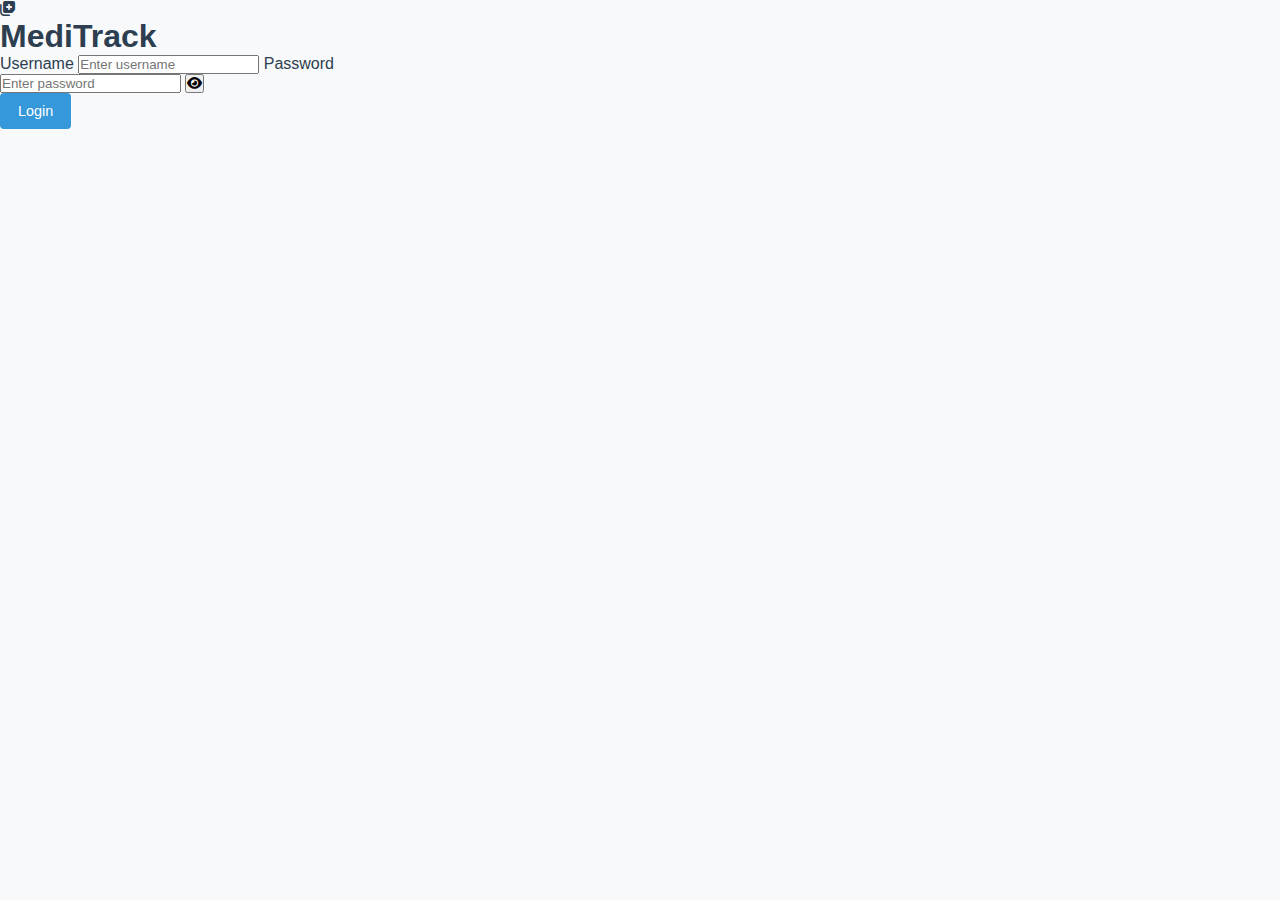
<file: index.html>
<!DOCTYPE html>
<html lang="en">
<head>
    <meta charset="UTF-8">
    <meta name="viewport" content="width=device-width, initial-scale=1.0">
    <title>MediTrack - Login</title>
    <link rel="stylesheet" href="styles.css">
    <link rel="stylesheet" href="https://cdnjs.cloudflare.com/ajax/libs/font-awesome/6.5.1/css/all.min.css">
</head>
<body class="login-body">
    <div class="login-container">
        <!-- Logo + Title -->
        <div class="login-header">
            <div class="logo-circle">
                <i class="fas fa-notes-medical"></i>
            </div>
            <h1 class="login-title">MediTrack</h1>
        </div>

        <!-- Login Form -->
        <div class="login-form">
            <label for="username">Username</label>
            <input type="text" id="username" class="login-input" placeholder="Enter username">

            <label for="password">Password</label>
            <div class="password-wrapper">
                <input type="password" id="password" class="login-input" placeholder="Enter password">
                <button type="button" class="toggle-password" onclick="togglePassword()">
                    <i class="fas fa-eye"></i>
                </button>
            </div>

            <button class="btn btn-primary" onclick="login()">Login</button>
            <p class="login-message" id="login-message"></p>
        </div>
    </div>

    <script>
        const doctor = { username: "doctor", password: "doc123" };
        const patient = { username: "patient", password: "pat123" };

        function togglePassword() {
            const passwordField = document.getElementById("password");
            const icon = document.querySelector(".toggle-password i");
            if (passwordField.type === "password") {
                passwordField.type = "text";
                icon.classList.replace("fa-eye", "fa-eye-slash");
            } else {
                passwordField.type = "password";
                icon.classList.replace("fa-eye-slash", "fa-eye");
            }
        }

        function login() {
            const username = document.getElementById("username").value.trim().toLowerCase();
            const password = document.getElementById("password").value.trim();
            const message = document.getElementById("login-message");

            if (username === doctor.username && password === doctor.password) {
                message.textContent = "✅ Welcome Doctor!";
                message.style.color = "green";
                setTimeout(() => window.location.href = "doctor.html", 800);
            } 
            else if (username === patient.username && password === patient.password) {
                message.textContent = "✅ Welcome Patient!";
                message.style.color = "green";
                setTimeout(() => window.location.href = "patient.html", 800);
            } 
            else {
                message.textContent = "❌ Invalid username or password.";
                message.style.color = "red";
            }
        }

        // Optional: validate while typing (live feedback)
        document.getElementById("username").addEventListener("input", validateFields);
        document.getElementById("password").addEventListener("input", validateFields);

        function validateFields() {
            const username = document.getElementById("username").value.trim().toLowerCase();
            const password = document.getElementById("password").value.trim();
            const userInput = document.getElementById("username");
            const passInput = document.getElementById("password");

            if (
                (username === doctor.username && password === doctor.password) ||
                (username === patient.username && password === patient.password)
            ) {
                userInput.classList.add("correct");
                passInput.classList.add("correct");
                userInput.classList.remove("wrong");
                passInput.classList.remove("wrong");
            } else {
                userInput.classList.remove("correct");
                passInput.classList.remove("correct");
            }
        }
    </script>
</body>
</html>
</file>
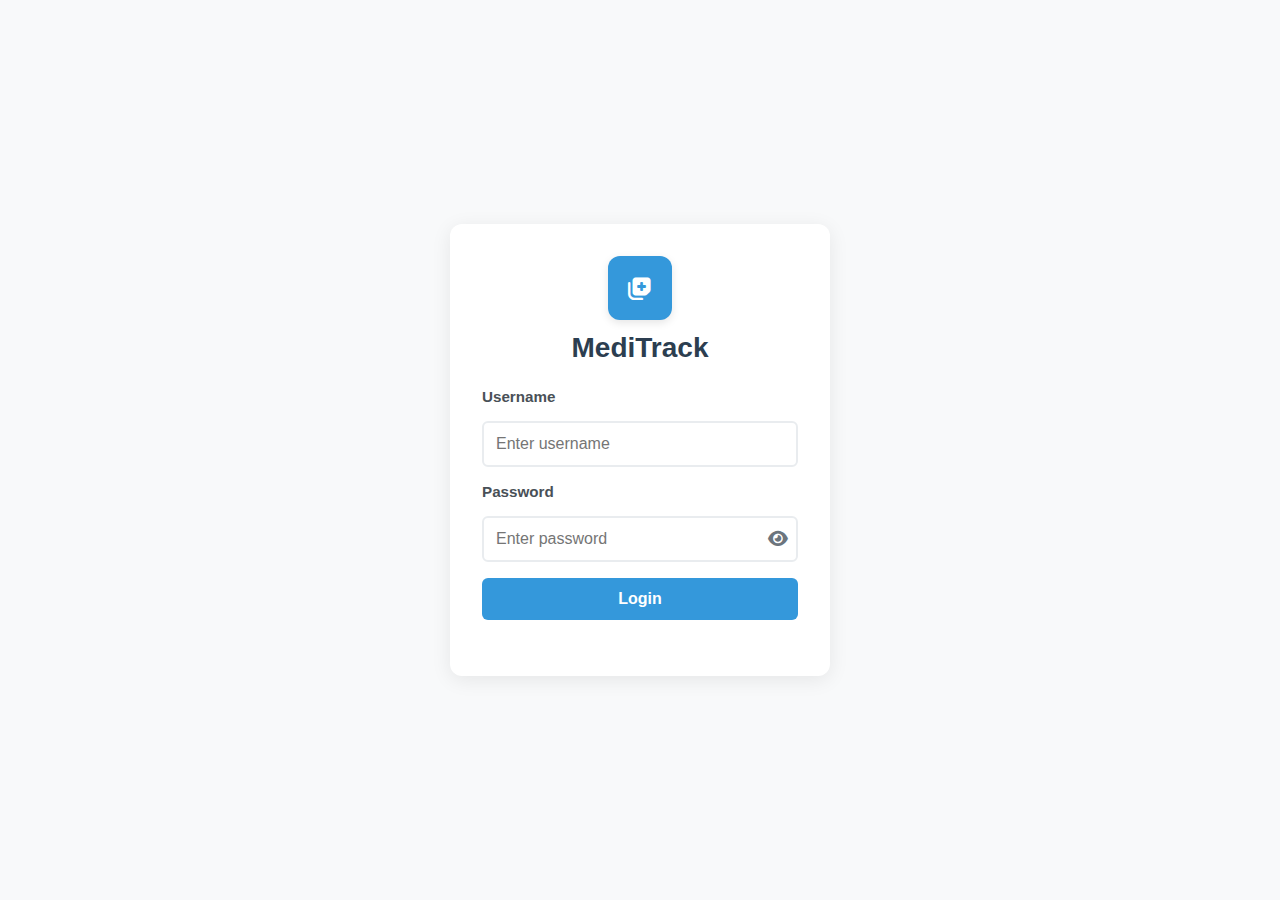
<file: docs/index.html>
<!DOCTYPE html>
<html lang="en">
<head>
    <meta charset="UTF-8">
    <meta name="viewport" content="width=device-width, initial-scale=1.0">
    <title>MediTrack - Login</title>
    <link rel="stylesheet" href="styles.css">
    <link rel="stylesheet" href="https://cdnjs.cloudflare.com/ajax/libs/font-awesome/6.5.1/css/all.min.css">
</head>
<body class="login-body">
    <div class="login-container">
        <!-- Logo + Title -->
        <div class="login-header">
            <div class="logo-circle">
                <i class="fas fa-notes-medical"></i>
            </div>
            <h1 class="login-title">MediTrack</h1>
        </div>

        <!-- Login Form -->
        <div class="login-form">
            <label for="username">Username</label>
            <input type="text" id="username" class="login-input" placeholder="Enter username">

            <label for="password">Password</label>
            <div class="password-wrapper">
                <input type="password" id="password" class="login-input" placeholder="Enter password">
                <button type="button" class="toggle-password" onclick="togglePassword()">
                    <i class="fas fa-eye"></i>
                </button>
            </div>

            <button class="btn btn-primary" onclick="login()">Login</button>
            <p class="login-message" id="login-message"></p>
        </div>
    </div>

    <script>
        function togglePassword() {
            const passwordField = document.getElementById("password");
            const icon = document.querySelector(".toggle-password i");

            if (passwordField.type === "password") {
                passwordField.type = "text";
                icon.classList.replace("fa-eye", "fa-eye-slash");
            } else {
                passwordField.type = "password";
                icon.classList.replace("fa-eye-slash", "fa-eye");
            }
        }

        function login() {
            const username = document.getElementById("username").value.trim();
            const password = document.getElementById("password").value.trim();
            const message = document.getElementById("login-message");

            // Static users
            const doctor = { username: "doctor", password: "doc123" };
            const patient = { username: "patient", password: "pat123" };

            if (username === doctor.username && password === doctor.password) {
                message.textContent = "✅ Welcome Doctor!";
                message.style.color = "green";

                // Redirect after short delay for better UX
                setTimeout(() => {
                    window.location.href = "doctor.html";
                }, 800);

            } else if (username === patient.username && password === patient.password) {
                message.textContent = "✅ Welcome Patient!";
                message.style.color = "green";

                setTimeout(() => {
                    window.location.href = "patient.html";
                }, 800);

            } else {
                message.textContent = "❌ Invalid username or password.";
                message.style.color = "red";
            }
        }
    </script>
</body>
</html>
</file>
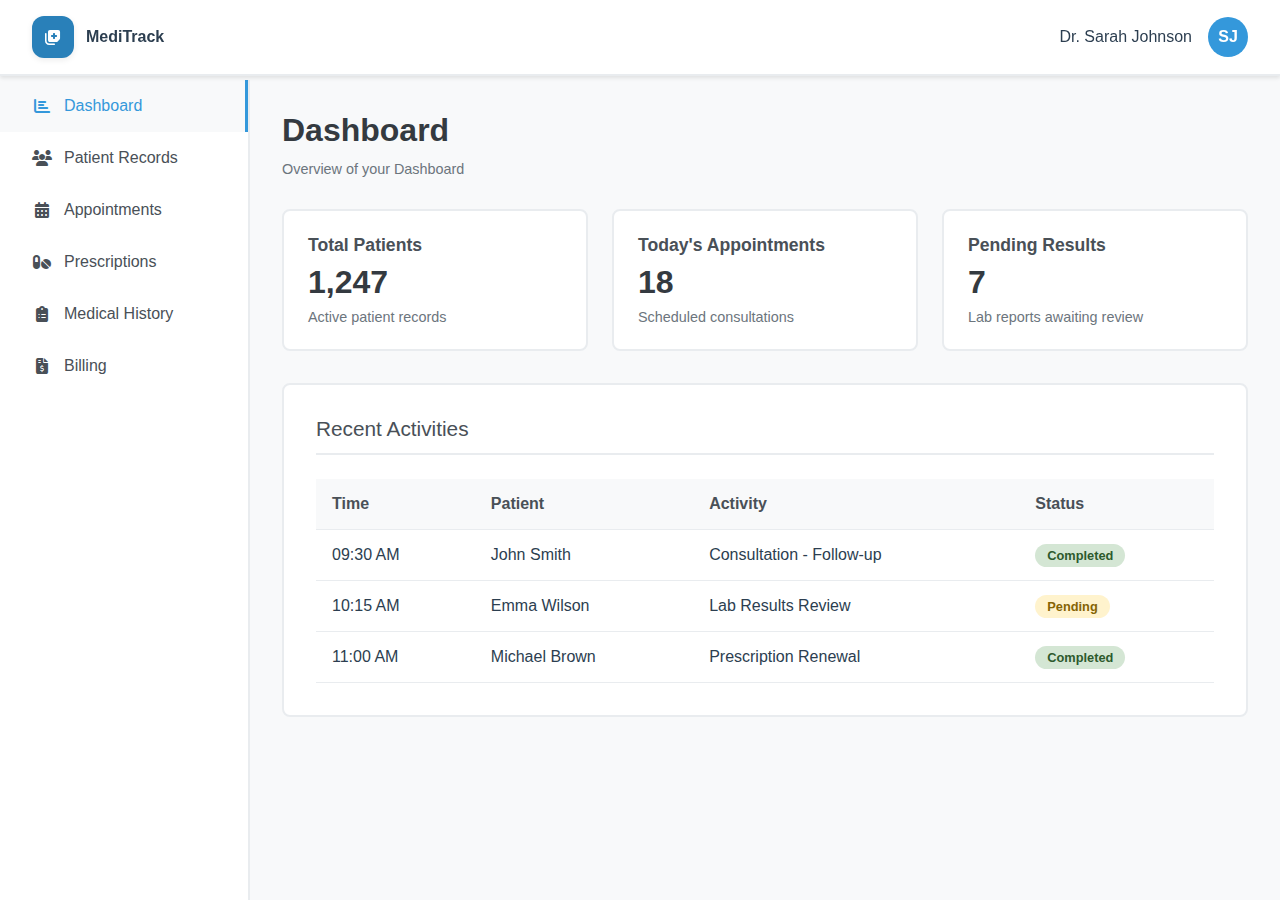
<file: doctor.html>
<!DOCTYPE html>
<html lang="en">
<head>
    <meta charset="UTF-8">
    <meta name="viewport" content="width=device-width, initial-scale=1.0">
    <title>MediTrack - EMR System</title>
    <link rel="stylesheet" href="https://cdnjs.cloudflare.com/ajax/libs/font-awesome/6.5.1/css/all.min.css">
    <link rel="stylesheet" href="styles.css">
</head>
<body>
    <div class="header">
        <div class="header-content">
            <div style="display: flex; align-items: center; gap: 1rem;">
                <button class="mobile-menu-btn" onclick="toggleMobileMenu()">☰</button>
                <div class="logo-container">
                    <div class="logo-icon">
                        <i class="fas fa-notes-medical"></i>
                    </div>
                    <div class="logo"><b>MediTrack</b></div>
                </div>

            </div>
            <div class="user-info">
                <span>Dr. Sarah Johnson</span>
                <div class="user-avatar">SJ</div>
            </div>
        </div>
    </div>

    <div class="container">
        <div class="sidebar" id="sidebar">
            <button class="nav-item active" onclick="showPage('dashboard')">
                <div class="nav-icon"><i class="fas fa-chart-bar"></i></div>
                Dashboard
            </button>
            <button class="nav-item" onclick="showPage('patients')">
                <div class="nav-icon"><i class="fas fa-users"></i></div>
                Patient Records
            </button>
            <button class="nav-item" onclick="showPage('appointments')">
                <div class="nav-icon"><i class="fas fa-calendar-alt"></i></div>
                Appointments
            </button>
            <button class="nav-item" onclick="showPage('prescriptions')">
                <div class="nav-icon"><i class="fas fa-pills"></i></div>
                Prescriptions
            </button>
            <button class="nav-item" onclick="showPage('medical-history')">
                <div class="nav-icon"><i class="fas fa-clipboard-list"></i></div>
                Medical History
            </button>
            <button class="nav-item" onclick="showPage('billing')">
                <div class="nav-icon"><i class="fas fa-file-invoice-dollar"></i></div>
                Billing
            </button>
        </div>

        <div class="main-content">
            <!-- Dashboard Page -->
            <div id="dashboard" class="page">
                <h1 class="page-title">Dashboard</h1>
                <p class="page-subtitle">Overview of your Dashboard</p>
                <div class="dashboard-cards">
                    <div class="card">
                        <div class="card-title">Total Patients</div>
                        <div class="card-number">1,247</div>
                        <div class="card-description">Active patient records</div>
                    </div>
                    <div class="card">
                        <div class="card-title">Today's Appointments</div>
                        <div class="card-number">18</div>
                        <div class="card-description">Scheduled consultations</div>
                    </div>
                    <div class="card">
                        <div class="card-title">Pending Results</div>
                        <div class="card-number">7</div>
                        <div class="card-description">Lab reports awaiting review</div>
                    </div>
                </div>

                <div class="content-section">
                    <div class="section-title">Recent Activities</div>
                    <table class="table">
                        <thead>
                            <tr>
                                <th>Time</th>
                                <th>Patient</th>
                                <th>Activity</th>
                                <th>Status</th>
                            </tr>
                        </thead>
                        <tbody>
                            <tr>
                                <td>09:30 AM</td>
                                <td>John Smith</td>
                                <td>Consultation - Follow-up</td>
                                <td><span class="status-badge status-active">Completed</span></td>
                            </tr>
                            <tr>
                                <td>10:15 AM</td>
                                <td>Emma Wilson</td>
                                <td>Lab Results Review</td>
                                <td><span class="status-badge status-pending">Pending</span></td>
                            </tr>
                            <tr>
                                <td>11:00 AM</td>
                                <td>Michael Brown</td>
                                <td>Prescription Renewal</td>
                                <td><span class="status-badge status-active">Completed</span></td>
                            </tr>
                        </tbody>
                    </table>
                </div>
            </div>

            <!-- Patient Records Page -->
            <div id="patients" class="page hidden">
                <h1 class="page-title">Patient Records</h1>
                <p class="page-subtitle">Manage Patient Information</p>

                <div class="table-header">
                    <button class="btn btn-primary">Add New Patient</button>
                </div>
                <div class="content-section">
                    <table class="table">
                        <thead>
                            <tr>
                                <th>Patient ID</th>
                                <th>Name</th>
                                <th>Age</th>
                                <th>Gender</th>
                                <th>Last Visit</th>
                                <th>Actions</th>
                            </tr>
                        </thead>
                        <tbody>
                            <tr>
                                <td>#P001</td>
                                <td>John Smith</td>
                                <td>35</td>
                                <td>Male</td>
                                <td>2025-03-15</td>
                                <td>
                                    <button class="btn-view">View</button>
                                    <button class="btn-edit">Edit</button>
                                </td>
                            </tr>
                            <tr>
                                <td>#P002</td>
                                <td>Emma Wilson</td>
                                <td>28</td>
                                <td>Female</td>
                                <td>2025-03-14</td>
                                <td>
                                    <button class="btn-view">View</button>
                                    <button class="btn-edit">Edit</button>
                                </td>
                            </tr>
                        </tbody>
                    </table>
                </div>
            </div>

            <!-- Appointments Page -->
            <div id="appointments" class="page hidden">
                <h1 class="page-title">Appointments</h1>
                <p class="page-subtitle">Schedule and Manage Appointment</p>
                <div class="table-header">
                    <button class="btn btn-primary">Add New Schedule</button>
                </div>
                <div class="dashboard-cards">
                    <div class="card">
                        <div class="card-title">Today</div>
                        <div class="card-number">27</div>
                        <div class="card-description">Schedule Today</div>
                    </div>
                    <div class="card">
                        <div class="card-title">This Week</div>
                        <div class="card-number">2</div>
                        <div class="card-description">Schedule this week</div>
                    </div>
                    <div class="card">
                        <div class="card-title">Next Week</div>
                        <div class="card-number">7</div>
                        <div class="card-description">Schedule next week</div>
                    </div>
                </div>

                <div class="content-section">
                    <div class="section-title">Today's Schedule - September 14, 2025</div>

                    <table class="table">
                        <thead>
                            <tr>
                                <th>Date</th>
                                <th>Time</th>
                                <th>Patient</th>
                                <th>Type</th>
                                <th>Status</th>
                                <th>Action</th>
                            </tr>
                        </thead>
                        <tbody>
                            <tr>
                                <td>2025-09-14</td>
                                <td>09:00 AM</td>
                                <td>John Smith</td>
                                <td>Consultation</td>
                                <td><span class="status-badge status-active">Confirmed</span></td>
                                <td>
                                    <button class="btn-edit">Resched</button>
                                </td>
                            </tr>
                            <tr>
                                <td>2025-09-14</td>
                                <td>10:30 AM</td>
                                <td>Emma Wilson</td>
                                <td>Follow-up</td>
                                <td><span class="status-badge status-pending">Pending</span></td>
                                <td>
                                    <button class="btn-edit">Resched</button>
                                </td>
                            </tr>
                        </tbody>
                    </table>
                </div>
            </div>

            <!-- Prescriptions Page -->
            <div id="prescriptions" class="page hidden">
                <h1 class="page-title">Prescriptions</h1>
                <p class="page-subtitle">Manage patient prescriptions</p>
                <div class="table-header">
                    <button class="btn btn-primary">Add New Schedule</button>
                </div>

                <div class="content-section">
                    <div class="section-title">Recent Prescriptions</div>
                    <table class="table">
                        <thead>
                            <tr>
                                <th>Date</th>
                                <th>Patient</th>
                                <th>Medication</th>
                                <th>Dosage</th>
                                <th>Duration</th>
                                <th>Status</th>
                            </tr>
                        </thead>
                        <tbody>
                            <tr>
                                <td>2025-09-14</td>
                                <td>John Smith</td>
                                <td>Lisinopril</td>
                                <td>10mg</td>
                                <td>30 days</td>
                                <td><span class="status-badge status-active">Active</span></td>
                            </tr>
                            <tr>
                                <td>2025-09-16</td>
                                <td>Emma Wilson</td>
                                <td>Metformin</td>
                                <td>500mg</td>
                                <td>90 days</td>
                                <td><span class="status-badge status-active">Active</span></td>
                            </tr>
                        </tbody>
                    </table>
                </div>
            </div>

            <!-- Medical History Page -->
            <div id="medical-history" class="page hidden">
                <h1 class="page-title">Medical History</h1>
                <p class="page-subtitle">Patient medical records and history</p>

                <div class="content-section">
                    <div class="search-bar">
                        <label><b>Search Input</b></label>
                        <div class="search-bar-row">
                            <input type="text" id="historySearchInput" class="search-input" placeholder="Search patient medical history...">
                            <button class="btn btn-primary" id="historySearchBtn">Search</button>
                        </div>
                    </div>

                    <table class="table" id="medicalHistoryTable">
                        <thead>
                            <tr>
                                <th>Date</th>
                                <th>Patient</th>
                                <th>Diagnosis</th>
                                <th>Treatment</th>
                                <th>Doctor</th>
                            </tr>
                        </thead>
                        <tbody>
                            <tr>
                                <td>2025-03-15</td>
                                <td>John Smith</td>
                                <td>Acute Bronchitis</td>
                                <td>Antibiotics, Rest</td>
                                <td>Dr. Sarah Johnson</td>
                            </tr>
                            <tr>
                                <td>2025-03-10</td>
                                <td>Emma Wilson</td>
                                <td>Migraine</td>
                                <td>Pain Management</td>
                                <td>Dr. Sarah Johnson</td>
                            </tr>
                            <tr>
                                <td>2025-03-05</td>
                                <td>Michael Brown</td>
                                <td>Hypertension</td>
                                <td>Medication, Diet</td>
                                <td>Dr. James Carter</td>
                            </tr>
                            <tr>
                                <td>2025-02-28</td>
                                <td>Olivia Davis</td>
                                <td>Allergic Rhinitis</td>
                                <td>Antihistamines</td>
                                <td>Dr. Emily Parker</td>
                            </tr>
                            <tr>
                                <td>2025-02-20</td>
                                <td>Liam Johnson</td>
                                <td>Type 2 Diabetes</td>
                                <td>Insulin Therapy</td>
                                <td>Dr. James Carter</td>
                            </tr>
                            <tr>
                                <td>2025-02-15</td>
                                <td>Sophia Martinez</td>
                                <td>Asthma</td>
                                <td>Inhaler Treatment</td>
                                <td>Dr. Sarah Johnson</td>
                            </tr>
                            <tr>
                                <td>2025-02-10</td>
                                <td>Noah Wilson</td>
                                <td>Fractured Arm</td>
                                <td>Cast, Rest</td>
                                <td>Dr. Emily Parker</td>
                            </tr>
                            <tr>
                                <td>2025-02-02</td>
                                <td>Ava Thompson</td>
                                <td>Seasonal Flu</td>
                                <td>Fluids, Rest</td>
                                <td>Dr. James Carter</td>
                            </tr>
                            <tr>
                                <td>2025-01-28</td>
                                <td>William Garcia</td>
                                <td>Back Pain</td>
                                <td>Physical Therapy</td>
                                <td>Dr. Sarah Johnson</td>
                            </tr>
                            <tr>
                                <td>2025-01-15</td>
                                <td>Mia Anderson</td>
                                <td>Stomach Ulcer</td>
                                <td>Medication, Diet Change</td>
                                <td>Dr. Emily Parker</td>
                            </tr>
                        </tbody>
                    </table>
                </div>
            </div>

            <!-- Billing Page -->
            <div id="billing" class="page hidden">
                <h1 class="page-title">Billing</h1>
                <p class="page-subtitle">Patient billing an insurance</p>
                <div class="dashboard-cards">
                    <div class="card">
                        <div class="card-title">Outstanding</div>
                        <div class="card-number">₱ 12,450</div>
                        <div class="card-description">Pending payments</div>
                    </div>
                    <div class="card">
                        <div class="card-title">Collected</div>
                        <div class="card-number">₱ 8,920</div>
                        <div class="card-description">This month</div>
                    </div>
                    <div class="card">
                        <div class="card-title">Claims Pending</div>
                        <div class="card-number">23</div>
                        <div class="card-description">Insurance processing</div>
                    </div>
                </div>

                <div class="content-section">
                    <div class="section-title">Recent Transactions</div>
                    <table class="table">
                        <thead>
                            <tr>
                                <th>Date</th>
                                <th>Patient</th>
                                <th>Service</th>
                                <th>Amount</th>
                                <th>Insurance</th>
                                <th>Status</th>
                            </tr>
                        </thead>
                        <tbody>
                            <tr>
                                <td>2025-03-25</td>
                                <td>John Smith</td>
                                <td>Consultation</td>
                                <td>2,000</td>
                                <td><span class="status-badge status-pending">Medicare</span></td>
                                <td><span class="status-badge status-pending">Processing</span></td>
                            </tr>
                            <tr>
                                <td>2025-03-12</td>
                                <td>Emma Wilson</td>
                                <td>Lab Work</td>
                                <td>4,000</td>
                                <td><span class="status-badge status-pending">Aetna</span></td>
                                <td><span class="status-badge status-active">Paid</span></td>
                            </tr>
                        </tbody>
                    </table>
                </div>
            </div>
        </div>
    </div>

    <!-- Add this modal HTML at the end of your body, just before the closing </body> tag -->
    <div id="patientModal" class="modal hidden">
        <div class="modal-content">
            <div class="modal-header">
            <h2>Add Patient Records</h2>
            <span class="close">&times;</span>
            </div>
            <div class="modal-body">
            <form id="patientForm">
                <div class="form-group">
                <label for="patientId" class="required">Patient ID</label>
                <input type="text" id="patientId" name="patientId" required>
                </div>
                <div class="form-group">
                <label for="patientName" class="required">Name</label>
                <input type="text" id="patientName" name="patientName" required>
                </div>
                <div class="form-group">
                <label for="patientAge" class="required">Age</label>
                <input type="number" id="patientAge" name="patientAge" min="0" required>
                </div>
                <div class="form-group">
                <label for="patientGender" class="required">Gender</label>
                <select id="patientGender" name="patientGender" required>
                    <option value="">Select Gender</option>
                    <option value="Male">Male</option>
                    <option value="Female">Female</option>
                    <option value="Other">Other</option>
                </select>
                </div>
                <div class="form-group">
                <label for="lastVisit" class="required">Last Visit</label>
                <input type="date" id="lastVisit" name="lastVisit" required>
                </div>
                <div class="form-actions">
                <button type="button" class="btn btn-secondary" id="cancelBtn">Cancel</button>
                <button type="submit" class="btn btn-primary">Save</button>
                </div>
            </form>
            </div>
        </div>
    </div>

    <!-- Appointment Modal -->
    <div id="appointmentModal" class="modal hidden">
    <div class="modal-content">
        <div class="modal-header">
        <h2>Add Appointment</h2>
        <span class="close">&times;</span>
        </div>
        <div class="modal-body">
        <form id="appointmentForm">
            <div class="form-group">
            <label for="apptDate" class="required">Date</label>
            <input type="date" id="apptDate" name="apptDate" required>
            </div>
            <div class="form-group">
            <label for="apptTime" class="required">Time</label>
            <input type="time" id="apptTime" name="apptTime" required>
            </div>
            <div class="form-group">
            <label for="apptPatient" class="required">Patient</label>
            <input type="text" id="apptPatient" name="apptPatient" required>
            </div>
            <div class="form-group">
            <label for="apptType" class="required">Type</label>
            <select id="apptType" name="apptType" required>
                <option value="">Select Type</option>
                <option value="Consultation">Consultation</option>
                <option value="Follow-up">Follow-up</option>
                <option value="Lab Test">Lab Test</option>
            </select>
            </div>
            <div class="form-group">
            <label for="apptStatus" class="required">Status</label>
            <select id="apptStatus" name="apptStatus" required>
                <option value="">Select Status</option>
                <option value="Confirmed">Confirmed</option>
                <option value="Pending">Pending</option>
                <option value="Cancelled">Cancelled</option>
            </select>
            </div>
            <div class="form-actions">
            <button type="button" class="btn btn-secondary" id="cancelApptBtn">Cancel</button>
            <button type="submit" class="btn btn-primary">Save</button>
            </div>
        </form>
        </div>
    </div>
    </div>

    <!-- Prescription Modal -->
    <div id="prescriptionModal" class="modal hidden">
    <div class="modal-content">
        <div class="modal-header">
        <h2>Add Prescription</h2>
        <span class="close">&times;</span>
        </div>
        <div class="modal-body">
        <form id="prescriptionForm">
            <div class="form-group">
            <label for="prescDate" class="required">Date</label>
            <input type="date" id="prescDate" name="prescDate" required>
            </div>
            <div class="form-group">
            <label for="prescPatient" class="required">Patient</label>
            <input type="text" id="prescPatient" name="prescPatient" required>
            </div>
            <div class="form-group">
            <label for="prescMedication" class="required">Medication</label>
            <input type="text" id="prescMedication" name="prescMedication" required>
            </div>
            <div class="form-group">
            <label for="prescDosage" class="required">Dosage</label>
            <input type="text" id="prescDosage" name="prescDosage" placeholder="e.g. 500mg" required>
            </div>
            <div class="form-group">
            <label for="prescDuration" class="required">Duration</label>
            <input type="text" id="prescDuration" name="prescDuration" placeholder="e.g. 30 days" required>
            </div>
            <div class="form-group">
            <label for="prescStatus" class="required">Status</label>
            <select id="prescStatus" name="prescStatus" required>
                <option value="">Select Status</option>
                <option value="Active">Active</option>
                <option value="Completed">Completed</option>
                <option value="Cancelled">Cancelled</option>
            </select>
            </div>
            <div class="form-actions">
            <button type="button" class="btn btn-secondary" id="cancelPrescBtn">Cancel</button>
            <button type="submit" class="btn btn-primary">Save</button>
            </div>
        </form>
        </div>
    </div>
    </div>

    <script src="script.js"></script>
</body>
</html>
</file>
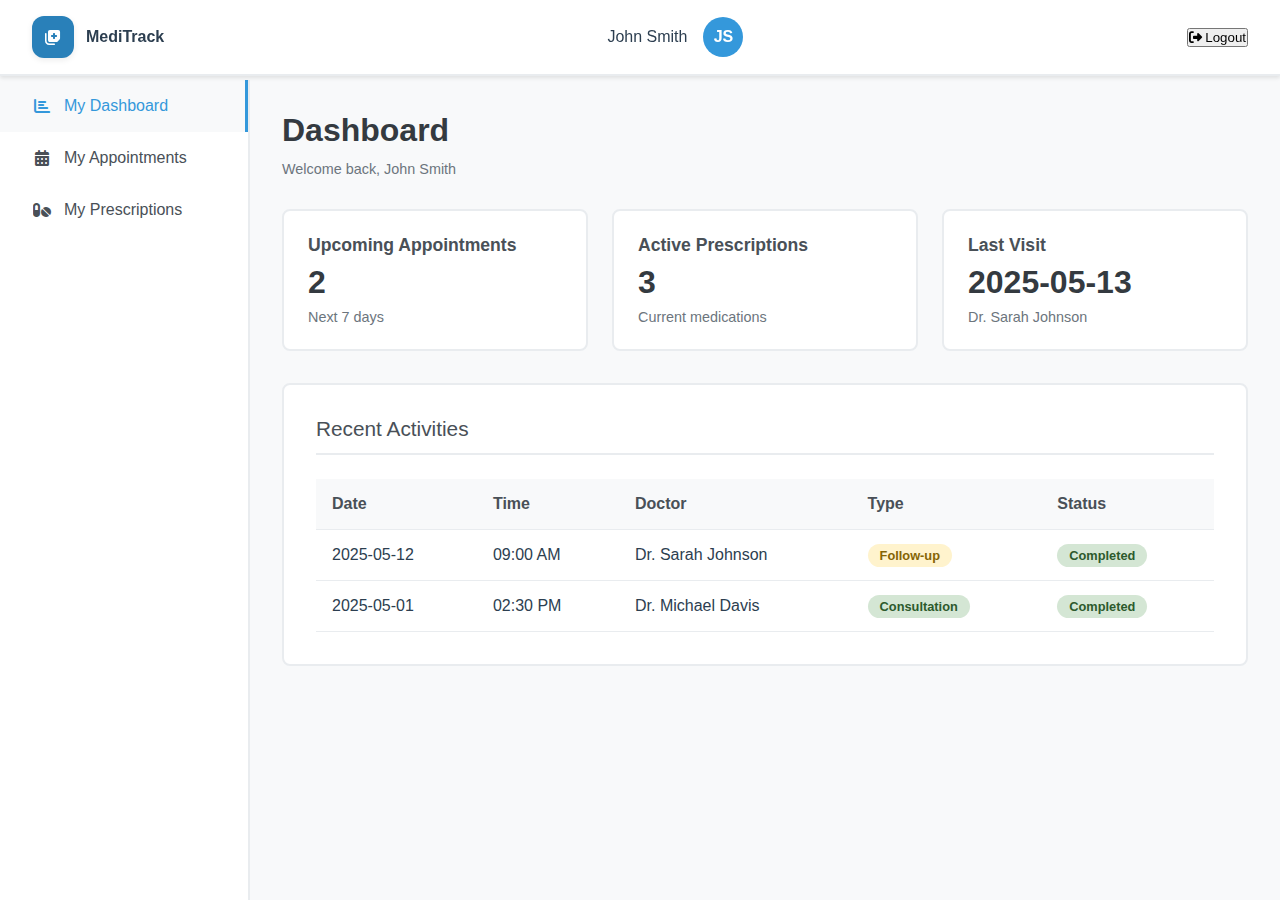
<file: patient.html>
<!DOCTYPE html>
<html lang="en">
<head>
    <meta charset="UTF-8">
    <meta name="viewport" content="width=device-width, initial-scale=1.0">
    <title>MediTrack - EMR System</title>
    <link rel="stylesheet" href="https://cdnjs.cloudflare.com/ajax/libs/font-awesome/6.5.1/css/all.min.css">
    <link rel="stylesheet" href="styles.css">
</head>
<body>
    <div class="header">
        <div class="header-content">
            <div style="display: flex; align-items: center; gap: 1rem;">
                <button class="mobile-menu-btn" onclick="toggleMobileMenu()">☰</button>
                <div class="logo-container">
                    <div class="logo-icon">
                        <i class="fas fa-notes-medical"></i>
                    </div>
                    <div class="logo"><b>MediTrack</b></div>
                </div>
            </div>
            <div class="user-info" id="userInfo">
            <span>John Smith</span>
            <div class="user-avatar">JS</div>
            </div>
            <div class="user-dropdown" id="userDropdown">
            <button id="logoutBtn"><i class="fas fa-sign-out-alt"></i> Logout</button>
            </div>
        </div>
    </div>

    <div class="container">
        <div class="sidebar" id="sidebar">
            <button class="nav-item active" onclick="showPage('dashboard')">
                <div class="nav-icon"><i class="fas fa-chart-bar"></i></div>
                My Dashboard
            </button>
            <button class="nav-item" onclick="showPage('appointments')">
                <div class="nav-icon"><i class="fas fa-calendar-alt"></i></div>
                My Appointments
            </button>
            <button class="nav-item" onclick="showPage('prescriptions')">
                <div class="nav-icon"><i class="fas fa-pills"></i></div>
                My Prescriptions
            </button>
        </div>

        <div class="main-content">
            <!-- Dashboard Page -->
            <div id="dashboard" class="page">
                <h1 class="page-title">Dashboard</h1>
                <p class="page-subtitle">Welcome back, John Smith</p>
                
                <div class="dashboard-cards">
                    <div class="card">
                        <div class="card-title">Upcoming Appointments</div>
                        <div class="card-number">2</div>
                        <div class="card-description">Next 7 days</div>
                    </div>
                    <div class="card">
                        <div class="card-title">Active Prescriptions</div>
                        <div class="card-number">3</div>
                        <div class="card-description">Current medications</div>
                    </div>
                    <div class="card">
                        <div class="card-title">Last Visit</div>
                        <div class="card-number">2025-05-13</div>
                        <div class="card-description">Dr. Sarah Johnson</div>
                    </div>
                </div>

                <div class="content-section">
                    <div class="section-title">Recent Activities</div>
                    <table class="table">
                        <thead>
                            <tr>
                                <th>Date</th>
                                <th>Time</th>
                                <th>Doctor</th>
                                <th>Type</th>
                                <th>Status</th>
                            </tr>
                        </thead>
                        <tbody>
                            <tr>
                                <td>2025-05-12</td>
                                <td>09:00 AM</td>
                                <td>Dr. Sarah Johnson</td>
                                <td><span class="status-badge status-pending">Follow-up</span></td>
                                <td><span class="status-badge status-active">Completed</span></td>
                            </tr>
                            <tr>
                                <td>2025-05-01</td>
                                <td>02:30 PM</td>
                                <td>Dr. Michael Davis</td>
                                <td><span class="status-badge status-active">Consultation</span></td>
                                <td><span class="status-badge status-active">Completed</span></td>
                            </tr>
                        </tbody>
                    </table>
                </div>
            </div>

            <!-- Appointments Page -->
            <div id="appointments" class="page hidden">
                <h1 class="page-title">Appointments</h1>
                <p class="page-subtitle">Your scheduled appointments</p>
                <div class="table-header">
                    <button class="btn btn-primary">Add New Schedule</button>
                </div>
                <div class="dashboard-cards">
                    <div class="card">
                        <div class="card-title">Today</div>
                        <div class="card-number">1</div>
                        <div class="card-description">Scheduled today</div>
                    </div>
                    <div class="card">
                        <div class="card-title">This Week</div>
                        <div class="card-number">2</div>
                        <div class="card-description">Schedule this week</div>
                    </div>
                    <div class="card">
                        <div class="card-title">Next Week</div>
                        <div class="card-number">1</div>
                        <div class="card-description">Schedule next week</div>
                    </div>
                </div>

                <div class="content-section">
                    <div class="section-title">Your Upcoming Appointments</div>
                    <table class="table">
                        <thead>
                            <tr>
                                <th>Date</th>
                                <th>Time</th>
                                <th>Doctor</th>
                                <th>Type</th>
                                <th>Status</th>
                                <th>Action</th>
                            </tr>
                        </thead>
                        <tbody>
                            <tr>
                                <td>Sept 15, 2025</td>
                                <td>10:30 AM</td>
                                <td>Dr. Sarah Johnson</td>
                                <td>Consultation</td>
                                <td><span class="status-badge status-active">Confirmed</span></td>
                                <td>
                                    <button class="btn-edit">Reschedule</button>
                                </td>
                            </tr>
                            <tr>
                                <td>Sept 18, 2025</td>
                                <td>2:00 PM</td>
                                <td>Dr. Michael Brown</td>
                                <td>Specialist Referral</td>
                                <td><span class="status-badge status-pending">Pending</span></td>
                                <td>
                                    <button class="btn-edit">Reschedule</button>
                                </td>
                            </tr>
                        </tbody>
                    </table>
                </div>
            </div>

            <!-- Prescriptions Page -->
            <div id="prescriptions" class="page hidden">
                <h1 class="page-title">Prescriptions</h1>
                <p class="page-subtitle">Your current medications</p>

                <div class="content-section">
                    <div class="section-title">Active Prescriptions</div>
                    <table class="table">
                        <thead>
                            <tr>
                                <th>Medication</th>
                                <th>Dosage</th>
                                <th>Frequency</th>
                                <th>Start Date</th>
                                <th>Refills</th>
                                <th>Status</th>
                            </tr>
                        </thead>
                        <tbody>
                            <tr>
                                <td>Lisinopril</td>
                                <td>10mg</td>
                                <td>Once daily</td>
                                <td>Aug 15, 2025</td>
                                <td>3</td>
                                <td><span class="status-badge status-active">Active</span></td>
                            </tr>
                            <tr>
                                <td>Atorvastatin</td>
                                <td>20mg</td>
                                <td>Once daily</td>
                                <td>Aug 20, 2025</td>
                                <td>2</td>
                                <td><span class="status-badge status-active">Active</span></td>
                            </tr>
                            <tr>
                                <td>Metformin</td>
                                <td>500mg</td>
                                <td>Twice daily</td>
                                <td>Sept 5, 2025</td>
                                <td>1</td>
                                <td><span class="status-badge status-active">Active</span></td>
                            </tr>
                        </tbody>
                    </table>
                </div>
            </div>
        </div>
    </div>

    <div id="myAppointmentModal" class="modal hidden">
  <div class="modal-content">
    <div class="modal-header">
      <h2>My Appointment</h2>
      <span class="close">&times;</span>
    </div>
    <div class="modal-body">
      <form id="myAppointmentForm">
        <div class="form-group">
          <label for="myApptDate" class="required">Date</label>
          <input type="date" id="myApptDate" name="myApptDate" required>
        </div>

        <div class="form-group">
          <label for="myApptTime" class="required">Time</label>
          <input type="time" id="myApptTime" name="myApptTime" required>
        </div>

        <div class="form-group">
          <!-- Keep ID/Name same but change label -->
          <label for="myApptPatient" class="required">Doctor</label>
          <input type="text" id="myApptPatient" name="myApptPatient" placeholder="Enter doctor's name" required>
        </div>

        <div class="form-group">
          <label for="myApptType" class="required">Type</label>
          <select id="myApptType" name="myApptType" required>
            <option value="">Select Type</option>
            <option value="Consultation">Consultation</option>
            <option value="Follow-up">Follow-up</option>
            <option value="Lab Test">Lab Test</option>
            <option value="Specialist Referral">Specialist Referral</option>
          </select>
        </div>

        <div class="form-group">
          <label for="myApptStatus" class="required">Status</label>
          <select id="myApptStatus" name="myApptStatus" required>
            <option value="">Select Status</option>
            <option value="Confirmed">Confirmed</option>
            <option value="Pending">Pending</option>
            <option value="Cancelled">Cancelled</option>
          </select>
        </div>

        <div class="form-actions">
          <button type="button" class="btn btn-secondary" id="cancelMyApptBtn">Cancel</button>
          <button type="submit" class="btn btn-primary">Save</button>
        </div>
      </form>
    </div>
  </div>
</div>


    <script src="script.js"></script>
    <script src="logout.js"></script>

    <script>

class MyAppointmentsModal {
  constructor() {
    this.modal = document.getElementById('myAppointmentModal');
    this.form = document.getElementById('myAppointmentForm');
    this.modalTitle = this.modal.querySelector('.modal-header h2');
    this.currentRow = null;
    this.mode = null;

    // Handle submit
    this.form.addEventListener('submit', (e) => {
      e.preventDefault();
      this.handleSubmit();
    });

    // Handle cancel button
    document.getElementById('cancelMyApptBtn').addEventListener('click', () => this.closeModal());

    // Handle "X" close button
    this.modal.querySelector('.close').addEventListener('click', () => this.closeModal());
  }

  openAddMode() {
    this.mode = 'add';
    this.modalTitle.textContent = 'Add New Appointment';
    this.clearForm();
    this.showModal();
  }

  openRescheduleMode(row) {
    this.mode = 'edit';
    this.currentRow = row;
    this.modalTitle.textContent = 'Reschedule Appointment';
    this.populateForm(row);
    this.showModal();
  }

  showModal() {
    this.modal.classList.remove('hidden');
  }

  closeModal() {
    this.modal.classList.add('hidden');
    this.clearForm();
    this.currentRow = null;
    this.mode = null;
  }

  clearForm() {
    this.form.reset();
  }

  populateForm(row) {
    const cells = row.querySelectorAll('td');
    document.getElementById('myApptDate').value = this.convertToISODate(cells[0].textContent);
    document.getElementById('myApptTime').value = this.convertTo24Hour(cells[1].textContent);
    document.getElementById('myApptPatient').value = cells[2].textContent; // ✅ fixed
    document.getElementById('myApptType').value = cells[3].textContent;
    document.getElementById('myApptStatus').value = cells[4].innerText.trim();
  }

  handleSubmit() {
    const data = {
      date: document.getElementById('myApptDate').value,
      time: document.getElementById('myApptTime').value,
      doctor: document.getElementById('myApptPatient').value, // ✅ fixed
      type: document.getElementById('myApptType').value,
      status: document.getElementById('myApptStatus').value,
    };

    if (this.mode === 'add') {
      this.addRow(data);
    } else if (this.mode === 'edit' && this.currentRow) {
      this.updateRow(data);
    }
    this.closeModal();
  }

  addRow(data) {
    const tableBody = document.querySelector('#appointments table tbody');
    const row = document.createElement('tr');
    row.innerHTML = `
      <td>${this.formatDate(data.date)}</td>
      <td>${this.formatTime(data.time)}</td>
      <td>${data.doctor}</td>
      <td>${data.type}</td>
      <td><span class="status-badge ${this.getStatusClass(data.status)}">${data.status}</span></td>
      <td><button class="btn-edit">Reschedule</button></td>
    `;
    tableBody.appendChild(row);

    // Add reschedule button event
    row.querySelector('.btn-edit').addEventListener('click', () => this.openRescheduleMode(row));
  }

  updateRow(data) {
    const cells = this.currentRow.querySelectorAll('td');
    cells[0].textContent = this.formatDate(data.date);
    cells[1].textContent = this.formatTime(data.time);
    cells[2].textContent = data.doctor;
    cells[3].textContent = data.type;
    cells[4].innerHTML = `<span class="status-badge ${this.getStatusClass(data.status)}">${data.status}</span>`;
  }

  getStatusClass(status) {
    switch (status.toLowerCase()) {
      case 'confirmed': return 'status-active';
      case 'pending': return 'status-pending';
      case 'cancelled': return 'status-cancelled';
      default: return '';
    }
  }

  formatDate(dateStr) {
    const date = new Date(dateStr);
    return date.toLocaleDateString('en-US', { month: 'short', day: 'numeric', year: 'numeric' });
  }

  formatTime(timeStr) {
    let [hour, minute] = timeStr.split(':');
    hour = parseInt(hour, 10);
    const ampm = hour >= 12 ? 'PM' : 'AM';
    hour = hour % 12 || 12;
    return `${hour}:${minute} ${ampm}`;
  }

  convertTo24Hour(timeStr) {
    if (!timeStr.includes('AM') && !timeStr.includes('PM')) return timeStr;
    const [time, modifier] = timeStr.split(' ');
    let [hour, minute] = time.split(':');
    hour = parseInt(hour, 10);
    if (modifier === 'PM' && hour !== 12) hour += 12;
    if (modifier === 'AM' && hour === 12) hour = 0;
    return `${hour.toString().padStart(2, '0')}:${minute}`;
  }

  convertToISODate(dateStr) {
    const date = new Date(dateStr);
    return date.toISOString().split('T')[0];
  }
}

const myAppointmentsModal = new MyAppointmentsModal();

document.querySelector('#appointments .btn.btn-primary')
  .addEventListener('click', () => myAppointmentsModal.openAddMode());

document.querySelectorAll('#appointments .btn-edit').forEach(btn => {
  btn.addEventListener('click', (e) => {
    const row = e.target.closest('tr');
    myAppointmentsModal.openRescheduleMode(row);
  });
});
</script>

</body>
</html>
</file>
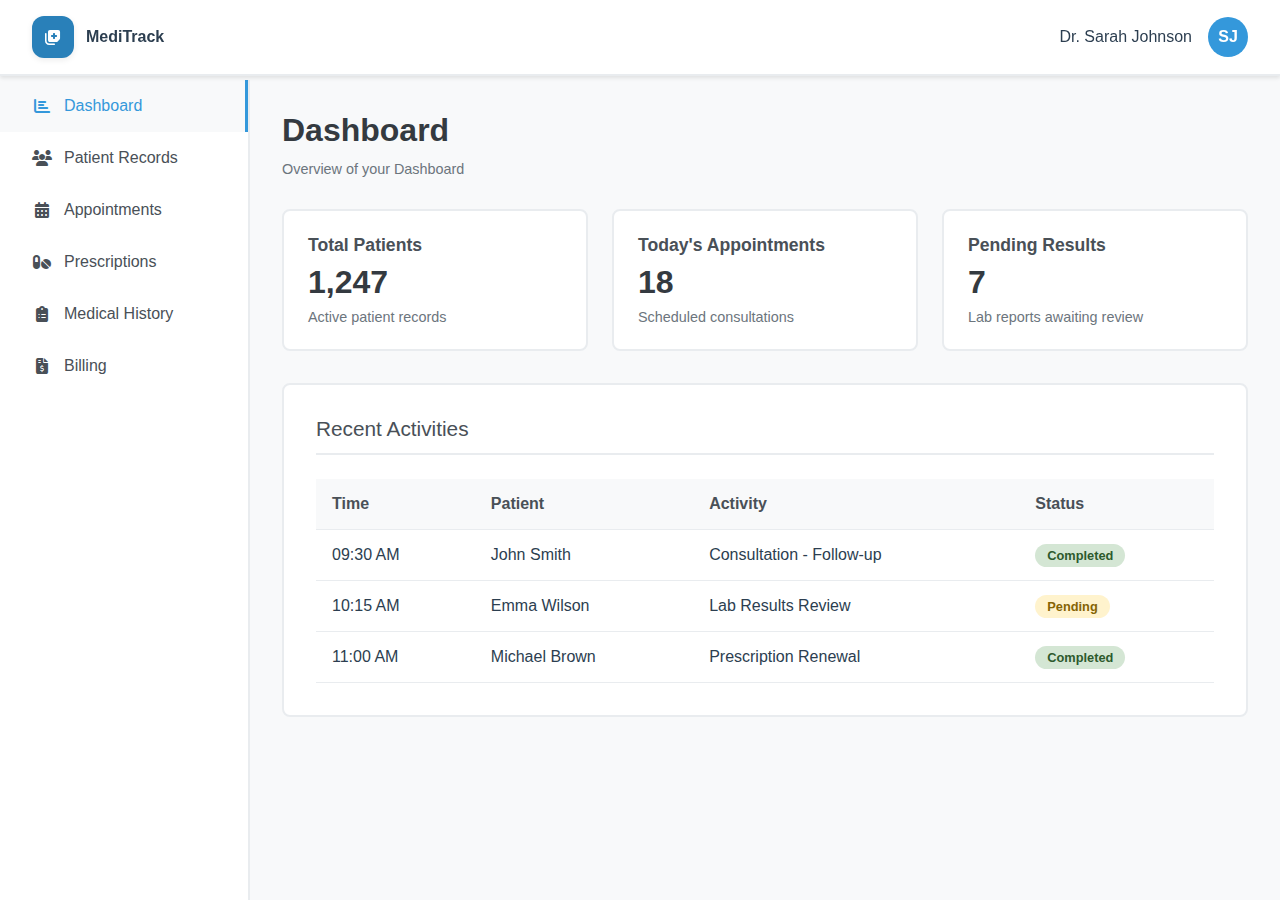
<file: ss.html>
<!DOCTYPE html>
<html lang="en">
<head>
    <meta charset="UTF-8">
    <meta name="viewport" content="width=device-width, initial-scale=1.0">
    <title>MediTrack - EMR System</title>
    <link rel="stylesheet" href="https://cdnjs.cloudflare.com/ajax/libs/font-awesome/6.5.1/css/all.min.css">
    <link rel="stylesheet" href="styles.css">
</head>
<body>
    <div class="header">
        <div class="header-content">
            <div style="display: flex; align-items: center; gap: 1rem;">
                <button class="mobile-menu-btn" onclick="toggleMobileMenu()">☰</button>
                <div class="logo-container">
                    <div class="logo-icon">
                        <i class="fas fa-notes-medical"></i>
                    </div>
                    <div class="logo"><b>MediTrack</b></div>
                </div>

            </div>
            <div class="user-info">
                <span>Dr. Sarah Johnson</span>
                <div class="user-avatar">SJ</div>
            </div>
        </div>
    </div>

    <div class="container">
        <div class="sidebar" id="sidebar">
            <button class="nav-item active" onclick="showPage('dashboard')">
                <div class="nav-icon"><i class="fas fa-chart-bar"></i></div>
                Dashboard
            </button>
            <button class="nav-item" onclick="showPage('patients')">
                <div class="nav-icon"><i class="fas fa-users"></i></div>
                Patient Records
            </button>
            <button class="nav-item" onclick="showPage('appointments')">
                <div class="nav-icon"><i class="fas fa-calendar-alt"></i></div>
                Appointments
            </button>
            <button class="nav-item" onclick="showPage('prescriptions')">
                <div class="nav-icon"><i class="fas fa-pills"></i></div>
                Prescriptions
            </button>
            <button class="nav-item" onclick="showPage('medical-history')">
                <div class="nav-icon"><i class="fas fa-clipboard-list"></i></div>
                Medical History
            </button>
            <button class="nav-item" onclick="showPage('billing')">
                <div class="nav-icon"><i class="fas fa-file-invoice-dollar"></i></div>
                Billing
            </button>
        </div>

        <div class="main-content">
            <!-- Dashboard Page -->
            <div id="dashboard" class="page">
                <h1 class="page-title">Dashboard</h1>
                <p class="page-subtitle">Overview of your Dashboard</p>
                <div class="dashboard-cards">
                    <div class="card">
                        <div class="card-title">Total Patients</div>
                        <div class="card-number">1,247</div>
                        <div class="card-description">Active patient records</div>
                    </div>
                    <div class="card">
                        <div class="card-title">Today's Appointments</div>
                        <div class="card-number">18</div>
                        <div class="card-description">Scheduled consultations</div>
                    </div>
                    <div class="card">
                        <div class="card-title">Pending Results</div>
                        <div class="card-number">7</div>
                        <div class="card-description">Lab reports awaiting review</div>
                    </div>
                </div>

                <div class="content-section">
                    <div class="section-title">Recent Activities</div>
                    <table class="table">
                        <thead>
                            <tr>
                                <th>Time</th>
                                <th>Patient</th>
                                <th>Activity</th>
                                <th>Status</th>
                            </tr>
                        </thead>
                        <tbody>
                            <tr>
                                <td>09:30 AM</td>
                                <td>John Smith</td>
                                <td>Consultation - Follow-up</td>
                                <td><span class="status-badge status-active">Completed</span></td>
                            </tr>
                            <tr>
                                <td>10:15 AM</td>
                                <td>Emma Wilson</td>
                                <td>Lab Results Review</td>
                                <td><span class="status-badge status-pending">Pending</span></td>
                            </tr>
                            <tr>
                                <td>11:00 AM</td>
                                <td>Michael Brown</td>
                                <td>Prescription Renewal</td>
                                <td><span class="status-badge status-active">Completed</span></td>
                            </tr>
                        </tbody>
                    </table>
                </div>
            </div>

            <!-- Patient Records Page -->
            <div id="patients" class="page hidden">
                <h1 class="page-title">Patient Records</h1>
                <p class="page-subtitle">Manage Patient Information</p>

                <div class="table-header">
                    <button class="btn btn-primary">Add New Patient</button>
                </div>
                <div class="content-section">
                    <table class="table">
                        <thead>
                            <tr>
                                <th>Patient ID</th>
                                <th>Name</th>
                                <th>Age</th>
                                <th>Gender</th>
                                <th>Last Visit</th>
                                <th>Actions</th>
                            </tr>
                        </thead>
                        <tbody>
                            <tr>
                                <td>#P001</td>
                                <td>John Smith</td>
                                <td>35</td>
                                <td>Male</td>
                                <td>2025-03-15</td>
                                <td>
                                    <button class="btn-view">View</button>
                                    <button class="btn-edit">Edit</button>
                                </td>
                            </tr>
                            <tr>
                                <td>#P002</td>
                                <td>Emma Wilson</td>
                                <td>28</td>
                                <td>Female</td>
                                <td>2025-03-14</td>
                                <td>
                                    <button class="btn-view">View</button>
                                    <button class="btn-edit">Edit</button>
                                </td>
                            </tr>
                            <tr>
                                <td>#P002</td>
                                <td>John SMith</td>
                                <td>42</td>
                                <td>Male</td>
                                <td>2025-03-08</td>
                                <td>
                                    <button class="btn-view">View</button>
                                    <button class="btn-edit">Edit</button>
                                </td>
                            </tr>
                        </tbody>
                    </table>
                </div>
            </div>

            <!-- Appointments Page -->
            <div id="appointments" class="page hidden">
                <h1 class="page-title">Appointments</h1>
                <p class="page-subtitle">Schedule and Manage Appointment</p>
                <div class="table-header">
                    <button class="btn btn-primary">Add New Schedule</button>
                </div>
                <div class="dashboard-cards">
                    <div class="card">
                        <div class="card-title">Today</div>
                        <div class="card-number">27</div>
                        <div class="card-description">Schedule Today</div>
                    </div>
                    <div class="card">
                        <div class="card-title">This Week</div>
                        <div class="card-number">2</div>
                        <div class="card-description">Schedule this week</div>
                    </div>
                    <div class="card">
                        <div class="card-title">Next Week</div>
                        <div class="card-number">7</div>
                        <div class="card-description">Schedule next week</div>
                    </div>
                </div>

                <div class="content-section">
                    <div class="section-title">Today's Schedule - September 14, 2025</div>

                    <table class="table">
                        <thead>
                            <tr>
                                <th>Date</th>
                                <th>Time</th>
                                <th>Patient</th>
                                <th>Type</th>
                                <th>Status</th>
                                <th>Action</th>
                            </tr>
                        </thead>
                        <tbody>
                            <tr>
                                <td>2025-09-14</td>
                                <td>09:00 AM</td>
                                <td>John Smith</td>
                                <td>Consultation</td>
                                <td><span class="status-badge status-active">Confirmed</span></td>
                                <td>
                                    <button class="btn-edit">Resched</button>
                                </td>
                            </tr>
                            <tr>
                                <td>2025-09-14</td>
                                <td>10:30 AM</td>
                                <td>Emma Wilson</td>
                                <td>Follow-up</td>
                                <td><span class="status-badge status-pending">Pending</span></td>
                                <td>
                                    <button class="btn-edit">Resched</button>
                                </td>
                            </tr>
                        </tbody>
                    </table>
                </div>
            </div>

            <!-- Prescriptions Page -->
            <div id="prescriptions" class="page hidden">
                <h1 class="page-title">Prescriptions</h1>
                <p class="page-subtitle">Manage patient prescriptions</p>
                <div class="table-header">
                    <button class="btn btn-primary">Add New Schedule</button>
                </div>

                <div class="content-section">
                    <div class="section-title">Recent Prescriptions</div>
                    <table class="table">
                        <thead>
                            <tr>
                                <th>Date</th>
                                <th>Patient</th>
                                <th>Medication</th>
                                <th>Dosage</th>
                                <th>Duration</th>
                                <th>Status</th>
                            </tr>
                        </thead>
                        <tbody>
                            <tr>
                                <td>Sept 14, 2025</td>
                                <td>John Smith</td>
                                <td>Lisinopril</td>
                                <td>10mg</td>
                                <td>30 days</td>
                                <td><span class="status-badge status-active">Active</span></td>
                            </tr>
                            <tr>
                                <td>Sept 12, 2025</td>
                                <td>Emma Wilson</td>
                                <td>Metformin</td>
                                <td>500mg</td>
                                <td>90 days</td>
                                <td><span class="status-badge status-active">Active</span></td>
                            </tr>
                        </tbody>
                    </table>
                </div>
            </div>

            <!-- Medical History Page -->
            <div id="medical-history" class="page hidden">
                <h1 class="page-title">Medical History</h1>
                <p class="page-subtitle">Patient medical recods and history</p>
                

                <div class="content-section">
                    <div class="search-bar">
                        <label><b>Search Input</b></label>
                        <div class="search-bar-row">
                            <input type="text" class="search-input" placeholder="Search patient medical history...">
                            <button class="btn btn-primary">Search</button>
                        </div>
                    </div>

                    <table class="table">
                        <thead>
                            <tr>
                                <th>Date</th>
                                <th>Patient</th>
                                <th>Diagnosis</th>
                                <th>Treatment</th>
                                <th>Doctor</th>
                            </tr>
                        </thead>
                        <tbody>
                            <tr>
                                <td>2025-03-15</td>
                                <td>John Smith</td>
                                <td>Acute Bronchitis</td>
                                <td>Antibiotics, Rest</td>
                                <td>Dr. Sarah Johnson</td>
                            </tr>
                            <tr>
                                <td>2025-03-10</td>
                                <td>Emma Wilson</td>
                                <td>Migraine</td>
                                <td>Pain Management</td>
                                <td>Dr. Sarah Johnson</td>
                            </tr>
                        </tbody>
                    </table>
                </div>
            </div>

            <!-- Billing Page -->
            <div id="billing" class="page hidden">
                <h1 class="page-title">Billing</h1>
                <p class="page-subtitle">Patient billing an insurance</p>
                <div class="dashboard-cards">
                    <div class="card">
                        <div class="card-title">Outstanding</div>
                        <div class="card-number">₱ 12,450</div>
                        <div class="card-description">Pending payments</div>
                    </div>
                    <div class="card">
                        <div class="card-title">Collected</div>
                        <div class="card-number">₱ 8,920</div>
                        <div class="card-description">This month</div>
                    </div>
                    <div class="card">
                        <div class="card-title">Claims Pending</div>
                        <div class="card-number">23</div>
                        <div class="card-description">Insurance processing</div>
                    </div>
                </div>

                <div class="content-section">
                    <div class="section-title">Recent Transactions</div>
                    <table class="table">
                        <thead>
                            <tr>
                                <th>Date</th>
                                <th>Patient</th>
                                <th>Service</th>
                                <th>Amount</th>
                                <th>Insurance</th>
                                <th>Status</th>
                            </tr>
                        </thead>
                        <tbody>
                            <tr>
                                <td>2025-03-25</td>
                                <td>John Smith</td>
                                <td>Consultation</td>
                                <td>2,000</td>
                                <td><span class="status-badge status-pending">Medicare</span></td>
                                <td><span class="status-badge status-pending">Processing</span></td>
                            </tr>
                            <tr>
                                <td>2025-03-12</td>
                                <td>Emma Wilson</td>
                                <td>Lab Work</td>
                                <td>4,000</td>
                                <td><span class="status-badge status-pending">Aetna</span></td>
                                <td><span class="status-badge status-active">Paid</span></td>
                            </tr>
                        </tbody>
                    </table>
                </div>
            </div>
        </div>
    </div>

    <!-- Add this modal HTML at the end of your body, just before the closing </body> tag -->
    <div id="patientModal" class="modal hidden">
        <div class="modal-content">
            <div class="modal-header">
            <h2>Add Patient Records</h2>
            <span class="close">&times;</span>
            </div>
            <div class="modal-body">
            <form id="patientForm">
                <div class="form-group">
                <label for="patientId" class="required">Patient ID</label>
                <input type="text" id="patientId" name="patientId" required>
                </div>
                <div class="form-group">
                <label for="patientName" class="required">Name</label>
                <input type="text" id="patientName" name="patientName" required>
                </div>
                <div class="form-group">
                <label for="patientAge" class="required">Age</label>
                <input type="number" id="patientAge" name="patientAge" min="0" required>
                </div>
                <div class="form-group">
                <label for="patientGender" class="required">Gender</label>
                <select id="patientGender" name="patientGender" required>
                    <option value="">Select Gender</option>
                    <option value="Male">Male</option>
                    <option value="Female">Female</option>
                    <option value="Other">Other</option>
                </select>
                </div>
                <div class="form-group">
                <label for="lastVisit" class="required">Last Visit</label>
                <input type="date" id="lastVisit" name="lastVisit" required>
                </div>
                <div class="form-actions">
                <button type="button" class="btn btn-secondary" id="cancelBtn">Cancel</button>
                <button type="submit" class="btn btn-primary">Save</button>
                </div>
            </form>
            </div>
        </div>
    </div>

    <!-- Appointment Modal -->
    <div id="appointmentModal" class="modal hidden">
    <div class="modal-content">
        <div class="modal-header">
        <h2>Add Appointment</h2>
        <span class="close">&times;</span>
        </div>
        <div class="modal-body">
        <form id="appointmentForm">
            <div class="form-group">
            <label for="apptDate" class="required">Date</label>
            <input type="date" id="apptDate" name="apptDate" required>
            </div>
            <div class="form-group">
            <label for="apptTime" class="required">Time</label>
            <input type="time" id="apptTime" name="apptTime" required>
            </div>
            <div class="form-group">
            <label for="apptPatient" class="required">Patient</label>
            <input type="text" id="apptPatient" name="apptPatient" required>
            </div>
            <div class="form-group">
            <label for="apptType" class="required">Type</label>
            <select id="apptType" name="apptType" required>
                <option value="">Select Type</option>
                <option value="Consultation">Consultation</option>
                <option value="Follow-up">Follow-up</option>
                <option value="Lab Test">Lab Test</option>
            </select>
            </div>
            <div class="form-group">
            <label for="apptStatus" class="required">Status</label>
            <select id="apptStatus" name="apptStatus" required>
                <option value="">Select Status</option>
                <option value="Confirmed">Confirmed</option>
                <option value="Pending">Pending</option>
                <option value="Cancelled">Cancelled</option>
            </select>
            </div>
            <div class="form-actions">
            <button type="button" class="btn btn-secondary" id="cancelApptBtn">Cancel</button>
            <button type="submit" class="btn btn-primary">Save</button>
            </div>
        </form>
        </div>
    </div>
    </div>

    <!-- Prescription Modal -->
    <div id="prescriptionModal" class="modal hidden">
    <div class="modal-content">
        <div class="modal-header">
        <h2>Add Prescription</h2>
        <span class="close">&times;</span>
        </div>
        <div class="modal-body">
        <form id="prescriptionForm">
            <div class="form-group">
            <label for="prescDate" class="required">Date</label>
            <input type="date" id="prescDate" name="prescDate" required>
            </div>
            <div class="form-group">
            <label for="prescPatient" class="required">Patient</label>
            <input type="text" id="prescPatient" name="prescPatient" required>
            </div>
            <div class="form-group">
            <label for="prescMedication" class="required">Medication</label>
            <input type="text" id="prescMedication" name="prescMedication" required>
            </div>
            <div class="form-group">
            <label for="prescDosage" class="required">Dosage</label>
            <input type="text" id="prescDosage" name="prescDosage" placeholder="e.g. 500mg" required>
            </div>
            <div class="form-group">
            <label for="prescDuration" class="required">Duration</label>
            <input type="text" id="prescDuration" name="prescDuration" placeholder="e.g. 30 days" required>
            </div>
            <div class="form-group">
            <label for="prescStatus" class="required">Status</label>
            <select id="prescStatus" name="prescStatus" required>
                <option value="">Select Status</option>
                <option value="Active">Active</option>
                <option value="Completed">Completed</option>
                <option value="Cancelled">Cancelled</option>
            </select>
            </div>
            <div class="form-actions">
            <button type="button" class="btn btn-secondary" id="cancelPrescBtn">Cancel</button>
            <button type="submit" class="btn btn-primary">Save</button>
            </div>
        </form>
        </div>
    </div>
    </div>

    <script src="script.js"></script>
</body>
</html>
</file>
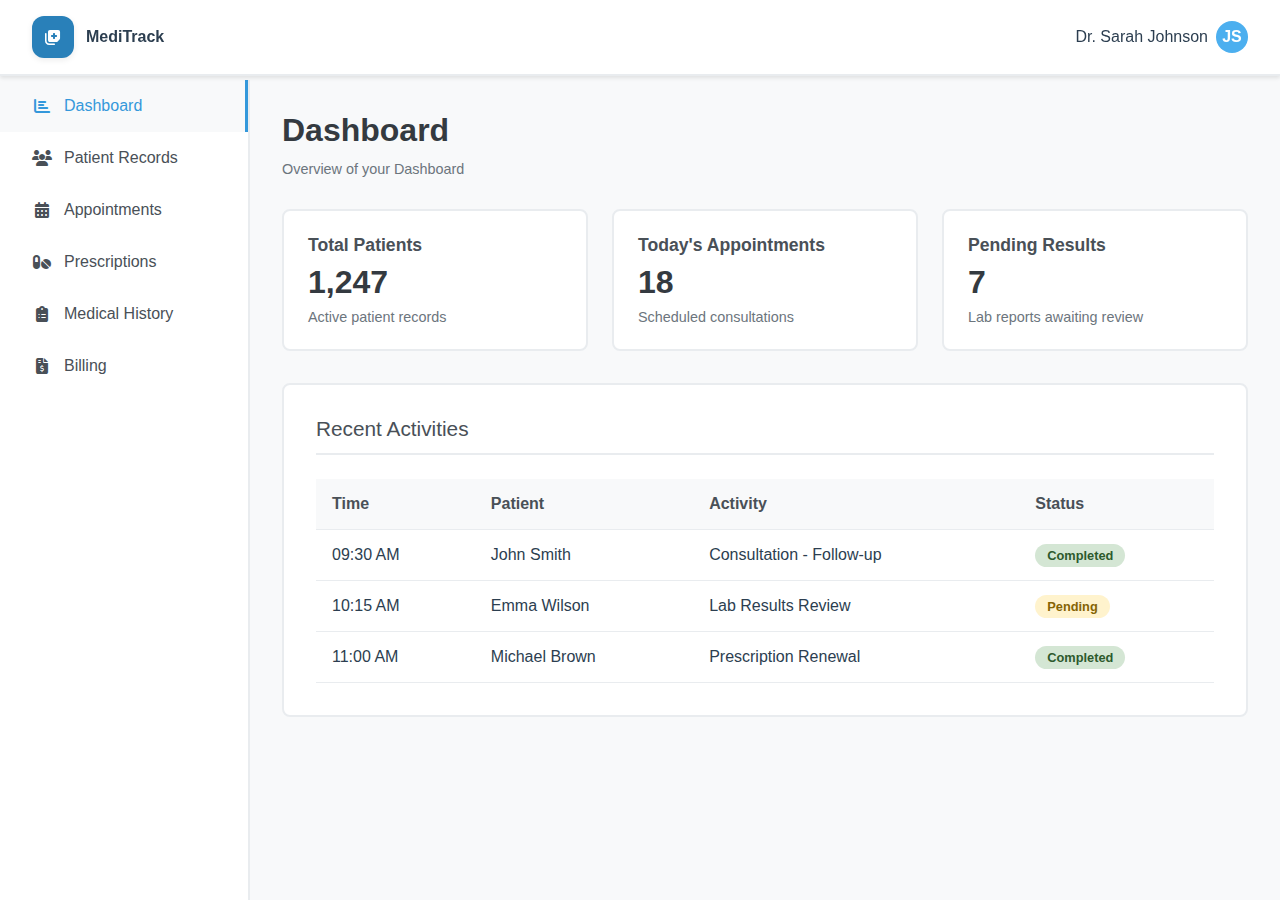
<file: docs/doctor.html>
<!DOCTYPE html>
<html lang="en">
<head>
    <meta charset="UTF-8">
    <meta name="viewport" content="width=device-width, initial-scale=1.0">
    <title>MediTrack - EMR System</title>
    <link rel="stylesheet" href="https://cdnjs.cloudflare.com/ajax/libs/font-awesome/6.5.1/css/all.min.css">
    <link rel="stylesheet" href="styles.css">
</head>
<body>
    <div class="header">
        <div class="header-content">
            <div style="display: flex; align-items: center; gap: 1rem;">
                <button class="mobile-menu-btn" onclick="toggleMobileMenu()">☰</button>
                <div class="logo-container">
                    <div class="logo-icon">
                        <i class="fas fa-notes-medical"></i>
                    </div>
                    <div class="logo"><b>MediTrack</b></div>
                </div>

            </div>
            <div class="user-info" id="userInfo1">
                <span>Dr. Sarah Johnson</span>
                <div class="user-avatar">JS</div>
            </div>
            <div class="user-dropdown" id="userDropdown1">
                <button id="logoutBtn1"><i class="fas fa-sign-out-alt"></i> Logout</button>
            </div>
        </div>
    </div>

    <div class="container">
        <div class="sidebar" id="sidebar">
            <button class="nav-item active" onclick="showPage('dashboard')">
                <div class="nav-icon"><i class="fas fa-chart-bar"></i></div>
                Dashboard
            </button>
            <button class="nav-item" onclick="showPage('patients')">
                <div class="nav-icon"><i class="fas fa-users"></i></div>
                Patient Records
            </button>
            <button class="nav-item" onclick="showPage('appointments')">
                <div class="nav-icon"><i class="fas fa-calendar-alt"></i></div>
                Appointments
            </button>
            <button class="nav-item" onclick="showPage('prescriptions')">
                <div class="nav-icon"><i class="fas fa-pills"></i></div>
                Prescriptions
            </button>
            <button class="nav-item" onclick="showPage('medical-history')">
                <div class="nav-icon"><i class="fas fa-clipboard-list"></i></div>
                Medical History
            </button>
            <button class="nav-item" onclick="showPage('billing')">
                <div class="nav-icon"><i class="fas fa-file-invoice-dollar"></i></div>
                Billing
            </button>
        </div>

        <div class="main-content">
            <!-- Dashboard Page -->
            <div id="dashboard" class="page">
                <h1 class="page-title">Dashboard</h1>
                <p class="page-subtitle">Overview of your Dashboard</p>
                <div class="dashboard-cards">
                    <div class="card">
                        <div class="card-title">Total Patients</div>
                        <div class="card-number">1,247</div>
                        <div class="card-description">Active patient records</div>
                    </div>
                    <div class="card">
                        <div class="card-title">Today's Appointments</div>
                        <div class="card-number">18</div>
                        <div class="card-description">Scheduled consultations</div>
                    </div>
                    <div class="card">
                        <div class="card-title">Pending Results</div>
                        <div class="card-number">7</div>
                        <div class="card-description">Lab reports awaiting review</div>
                    </div>
                </div>

                <div class="content-section">
                    <div class="section-title">Recent Activities</div>
                    <table class="table">
                        <thead>
                            <tr>
                                <th>Time</th>
                                <th>Patient</th>
                                <th>Activity</th>
                                <th>Status</th>
                            </tr>
                        </thead>
                        <tbody>
                            <tr>
                                <td>09:30 AM</td>
                                <td>John Smith</td>
                                <td>Consultation - Follow-up</td>
                                <td><span class="status-badge status-active">Completed</span></td>
                            </tr>
                            <tr>
                                <td>10:15 AM</td>
                                <td>Emma Wilson</td>
                                <td>Lab Results Review</td>
                                <td><span class="status-badge status-pending">Pending</span></td>
                            </tr>
                            <tr>
                                <td>11:00 AM</td>
                                <td>Michael Brown</td>
                                <td>Prescription Renewal</td>
                                <td><span class="status-badge status-active">Completed</span></td>
                            </tr>
                        </tbody>
                    </table>
                </div>
            </div>

            <!-- Patient Records Page -->
            <div id="patients" class="page hidden">
                <h1 class="page-title">Patient Records</h1>
                <p class="page-subtitle">Manage Patient Information</p>

                <div class="table-header">
                    <button class="btn btn-primary">Add New Patient</button>
                </div>
                <div class="content-section">
                    <table class="table">
                        <thead>
                            <tr>
                                <th>Patient ID</th>
                                <th>Name</th>
                                <th>Age</th>
                                <th>Gender</th>
                                <th>Last Visit</th>
                                <th>Actions</th>
                            </tr>
                        </thead>
                        <tbody>
                            <tr>
                                <td>#P001</td>
                                <td>John Smith</td>
                                <td>35</td>
                                <td>Male</td>
                                <td>2025-03-15</td>
                                <td>
                                    <button class="btn-view">View</button>
                                    <button class="btn-edit">Edit</button>
                                </td>
                            </tr>
                            <tr>
                                <td>#P002</td>
                                <td>Emma Wilson</td>
                                <td>28</td>
                                <td>Female</td>
                                <td>2025-03-14</td>
                                <td>
                                    <button class="btn-view">View</button>
                                    <button class="btn-edit">Edit</button>
                                </td>
                            </tr>
                        </tbody>
                    </table>
                </div>
            </div>

            <!-- Appointments Page -->
            <div id="appointments" class="page hidden">
                <h1 class="page-title">Appointments</h1>
                <p class="page-subtitle">Schedule and Manage Appointment</p>
                <div class="table-header">
                    <button class="btn btn-primary">Add New Schedule</button>
                </div>
                <div class="dashboard-cards">
                    <div class="card">
                        <div class="card-title">Today</div>
                        <div class="card-number">27</div>
                        <div class="card-description">Schedule Today</div>
                    </div>
                    <div class="card">
                        <div class="card-title">This Week</div>
                        <div class="card-number">2</div>
                        <div class="card-description">Schedule this week</div>
                    </div>
                    <div class="card">
                        <div class="card-title">Next Week</div>
                        <div class="card-number">7</div>
                        <div class="card-description">Schedule next week</div>
                    </div>
                </div>

                <div class="content-section">
                    <div class="section-title">Today's Schedule - September 14, 2025</div>

                    <table class="table">
                        <thead>
                            <tr>
                                <th>Date</th>
                                <th>Time</th>
                                <th>Patient</th>
                                <th>Type</th>
                                <th>Status</th>
                                <th>Action</th>
                            </tr>
                        </thead>
                        <tbody>
                            <tr>
                                <td>2025-09-14</td>
                                <td>09:00 AM</td>
                                <td>John Smith</td>
                                <td>Consultation</td>
                                <td><span class="status-badge status-active">Confirmed</span></td>
                                <td>
                                    <button class="btn-edit">Resched</button>
                                </td>
                            </tr>
                            <tr>
                                <td>2025-09-14</td>
                                <td>10:30 AM</td>
                                <td>Emma Wilson</td>
                                <td>Follow-up</td>
                                <td><span class="status-badge status-pending">Pending</span></td>
                                <td>
                                    <button class="btn-edit">Resched</button>
                                </td>
                            </tr>
                        </tbody>
                    </table>
                </div>
            </div>

            <!-- Prescriptions Page -->
            <div id="prescriptions" class="page hidden">
                <h1 class="page-title">Prescriptions</h1>
                <p class="page-subtitle">Manage patient prescriptions</p>
                <div class="table-header">
                    <button class="btn btn-primary">Add New Schedule</button>
                </div>

                <div class="content-section">
                    <div class="section-title">Recent Prescriptions</div>
                    <table class="table">
                        <thead>
                            <tr>
                                <th>Date</th>
                                <th>Patient</th>
                                <th>Medication</th>
                                <th>Dosage</th>
                                <th>Duration</th>
                                <th>Status</th>
                            </tr>
                        </thead>
                        <tbody>
                            <tr>
                                <td>2025-09-14</td>
                                <td>John Smith</td>
                                <td>Lisinopril</td>
                                <td>10mg</td>
                                <td>30 days</td>
                                <td><span class="status-badge status-active">Active</span></td>
                            </tr>
                            <tr>
                                <td>2025-09-16</td>
                                <td>Emma Wilson</td>
                                <td>Metformin</td>
                                <td>500mg</td>
                                <td>90 days</td>
                                <td><span class="status-badge status-active">Active</span></td>
                            </tr>
                        </tbody>
                    </table>
                </div>
            </div>

            <!-- Medical History Page -->
            <div id="medical-history" class="page hidden">
                <h1 class="page-title">Medical History</h1>
                <p class="page-subtitle">Patient medical records and history</p>

                <div class="content-section">
                    <div class="search-bar">
                        <label><b>Search Input</b></label>
                        <div class="search-bar-row">
                            <input type="text" id="historySearchInput" class="search-input" placeholder="Search patient medical history...">
                            <button class="btn btn-primary" id="historySearchBtn">Search</button>
                        </div>
                    </div>

                    <table class="table" id="medicalHistoryTable">
                        <thead>
                            <tr>
                                <th>Date</th>
                                <th>Patient</th>
                                <th>Diagnosis</th>
                                <th>Treatment</th>
                                <th>Doctor</th>
                            </tr>
                        </thead>
                        <tbody>
                            <tr>
                                <td>2025-03-15</td>
                                <td>John Smith</td>
                                <td>Acute Bronchitis</td>
                                <td>Antibiotics, Rest</td>
                                <td>Dr. Sarah Johnson</td>
                            </tr>
                            <tr>
                                <td>2025-03-10</td>
                                <td>Emma Wilson</td>
                                <td>Migraine</td>
                                <td>Pain Management</td>
                                <td>Dr. Sarah Johnson</td>
                            </tr>
                            <tr>
                                <td>2025-03-05</td>
                                <td>Michael Brown</td>
                                <td>Hypertension</td>
                                <td>Medication, Diet</td>
                                <td>Dr. James Carter</td>
                            </tr>
                            <tr>
                                <td>2025-02-28</td>
                                <td>Olivia Davis</td>
                                <td>Allergic Rhinitis</td>
                                <td>Antihistamines</td>
                                <td>Dr. Emily Parker</td>
                            </tr>
                            <tr>
                                <td>2025-02-20</td>
                                <td>Liam Johnson</td>
                                <td>Type 2 Diabetes</td>
                                <td>Insulin Therapy</td>
                                <td>Dr. James Carter</td>
                            </tr>
                            <tr>
                                <td>2025-02-15</td>
                                <td>Sophia Martinez</td>
                                <td>Asthma</td>
                                <td>Inhaler Treatment</td>
                                <td>Dr. Sarah Johnson</td>
                            </tr>
                            <tr>
                                <td>2025-02-10</td>
                                <td>Noah Wilson</td>
                                <td>Fractured Arm</td>
                                <td>Cast, Rest</td>
                                <td>Dr. Emily Parker</td>
                            </tr>
                            <tr>
                                <td>2025-02-02</td>
                                <td>Ava Thompson</td>
                                <td>Seasonal Flu</td>
                                <td>Fluids, Rest</td>
                                <td>Dr. James Carter</td>
                            </tr>
                            <tr>
                                <td>2025-01-28</td>
                                <td>William Garcia</td>
                                <td>Back Pain</td>
                                <td>Physical Therapy</td>
                                <td>Dr. Sarah Johnson</td>
                            </tr>
                            <tr>
                                <td>2025-01-15</td>
                                <td>Mia Anderson</td>
                                <td>Stomach Ulcer</td>
                                <td>Medication, Diet Change</td>
                                <td>Dr. Emily Parker</td>
                            </tr>
                        </tbody>
                    </table>
                </div>
            </div>

            <!-- Billing Page -->
            <div id="billing" class="page hidden">
                <h1 class="page-title">Billing</h1>
                <p class="page-subtitle">Patient billing an insurance</p>
                <div class="dashboard-cards">
                    <div class="card">
                        <div class="card-title">Outstanding</div>
                        <div class="card-number">₱ 12,450</div>
                        <div class="card-description">Pending payments</div>
                    </div>
                    <div class="card">
                        <div class="card-title">Collected</div>
                        <div class="card-number">₱ 8,920</div>
                        <div class="card-description">This month</div>
                    </div>
                    <div class="card">
                        <div class="card-title">Claims Pending</div>
                        <div class="card-number">23</div>
                        <div class="card-description">Insurance processing</div>
                    </div>
                </div>

                <div class="content-section">
                    <div class="section-title">Recent Transactions</div>
                    <table class="table">
                        <thead>
                            <tr>
                                <th>Date</th>
                                <th>Patient</th>
                                <th>Service</th>
                                <th>Amount</th>
                                <th>Insurance</th>
                                <th>Status</th>
                            </tr>
                        </thead>
                        <tbody>
                            <tr>
                                <td>2025-03-25</td>
                                <td>John Smith</td>
                                <td>Consultation</td>
                                <td>2,000</td>
                                <td><span class="status-badge status-pending">Medicare</span></td>
                                <td><span class="status-badge status-pending">Processing</span></td>
                            </tr>
                            <tr>
                                <td>2025-03-12</td>
                                <td>Emma Wilson</td>
                                <td>Lab Work</td>
                                <td>4,000</td>
                                <td><span class="status-badge status-pending">Aetna</span></td>
                                <td><span class="status-badge status-active">Paid</span></td>
                            </tr>
                        </tbody>
                    </table>
                </div>
            </div>
        </div>
    </div>

    <!-- Add this modal HTML at the end of your body, just before the closing </body> tag -->
    <div id="patientModal" class="modal hidden">
        <div class="modal-content">
            <div class="modal-header">
            <h2>Add Patient Records</h2>
            <span class="close">&times;</span>
            </div>
            <div class="modal-body">
            <form id="patientForm">
                <div class="form-group">
                <label for="patientId" class="required">Patient ID</label>
                <input type="text" id="patientId" name="patientId" required>
                </div>
                <div class="form-group">
                <label for="patientName" class="required">Name</label>
                <input type="text" id="patientName" name="patientName" required>
                </div>
                <div class="form-group">
                <label for="patientAge" class="required">Age</label>
                <input type="number" id="patientAge" name="patientAge" min="0" required>
                </div>
                <div class="form-group">
                <label for="patientGender" class="required">Gender</label>
                <select id="patientGender" name="patientGender" required>
                    <option value="">Select Gender</option>
                    <option value="Male">Male</option>
                    <option value="Female">Female</option>
                    <option value="Other">Other</option>
                </select>
                </div>
                <div class="form-group">
                <label for="lastVisit" class="required">Last Visit</label>
                <input type="date" id="lastVisit" name="lastVisit" required>
                </div>
                <div class="form-actions">
                <button type="button" class="btn btn-secondary" id="cancelBtn">Cancel</button>
                <button type="submit" class="btn btn-primary">Save</button>
                </div>
            </form>
            </div>
        </div>
    </div>

    <!-- Appointment Modal -->
    <div id="appointmentModal" class="modal hidden">
    <div class="modal-content">
        <div class="modal-header">
        <h2>Add Appointment</h2>
        <span class="close">&times;</span>
        </div>
        <div class="modal-body">
        <form id="appointmentForm">
            <div class="form-group">
                <label for="apptDate" class="required">Date</label>
                <input type="date" id="apptDate" name="apptDate" required>
            </div>
            <div class="form-group">
                <label for="apptTime" class="required">Time</label>
                <input type="time" id="apptTime" name="apptTime" required>
            </div>
            <div class="form-group">
                <label for="apptPatient" class="required">Patient</label>
                <input type="text" id="apptPatient" name="apptPatient" required>
            </div>
            <div class="form-group">
                <label for="apptType" class="required">Type</label>
                <select id="apptType" name="apptType" required>
                    <option value="">Select Type</option>
                    <option value="Consultation">Consultation</option>
                    <option value="Follow-up">Follow-up</option>
                    <option value="Lab Test">Lab Test</option>
                </select>
            </div>
            <div class="form-group">
                <label for="apptStatus" class="required">Status</label>
                <select id="apptStatus" name="apptStatus" required>
                    <option value="">Select Status</option>
                    <option value="Confirmed">Confirmed</option>
                    <option value="Pending">Pending</option>
                    <option value="Cancelled">Cancelled</option>
                </select>
            </div>
            <div class="form-actions">
                <button type="button" class="btn btn-secondary" id="cancelApptBtn">Cancel</button>
                <button type="submit" class="btn btn-primary">Save</button>
            </div>
        </form>
        </div>
    </div>
    </div>

    <!-- Prescription Modal -->
    <div id="prescriptionModal" class="modal hidden">
    <div class="modal-content">
        <div class="modal-header">
        <h2>Add Prescription</h2>
        <span class="close">&times;</span>
        </div>
        <div class="modal-body">
        <form id="prescriptionForm">
            <div class="form-group">
            <label for="prescDate" class="required">Date</label>
            <input type="date" id="prescDate" name="prescDate" required>
            </div>
            <div class="form-group">
            <label for="prescPatient" class="required">Patient</label>
            <input type="text" id="prescPatient" name="prescPatient" required>
            </div>
            <div class="form-group">
            <label for="prescMedication" class="required">Medication</label>
            <input type="text" id="prescMedication" name="prescMedication" required>
            </div>
            <div class="form-group">
            <label for="prescDosage" class="required">Dosage</label>
            <input type="text" id="prescDosage" name="prescDosage" placeholder="e.g. 500mg" required>
            </div>
            <div class="form-group">
            <label for="prescDuration" class="required">Duration</label>
            <input type="text" id="prescDuration" name="prescDuration" placeholder="e.g. 30 days" required>
            </div>
            <div class="form-group">
            <label for="prescStatus" class="required">Status</label>
            <select id="prescStatus" name="prescStatus" required>
                <option value="">Select Status</option>
                <option value="Active">Active</option>
                <option value="Completed">Completed</option>
                <option value="Cancelled">Cancelled</option>
            </select>
            </div>
            <div class="form-actions">
            <button type="button" class="btn btn-secondary" id="cancelPrescBtn">Cancel</button>
            <button type="submit" class="btn btn-primary">Save</button>
            </div>
        </form>
        </div>
    </div>
    </div>

    <script src="script.js"></script>
    <script>
        document.addEventListener("DOMContentLoaded", () => {
            const userInfo1 = document.getElementById("userInfo1");
            const userDropdown1 = document.getElementById("userDropdown1");
            const logoutBtn1 = document.getElementById("logoutBtn1");

            // Toggle dropdown when clicking user info
            if (userInfo1) {
                userInfo1.addEventListener("click", () => {
                    userDropdown1.style.display =
                        userDropdown1.style.display === "block" ? "none" : "block";
                });

                window.addEventListener("click", (e) => {
                    if (!userInfo1.contains(e.target) && !userDropdown1.contains(e.target)) {
                        userDropdown1.style.display = "none";
                    }
                });
            }

            // Logout button click
            if (logoutBtn1) {
                logoutBtn1.addEventListener("click", () => {
                    // Optional: clear any stored data
                    sessionStorage.clear();
                    localStorage.clear();

                    // Confirmation (optional)
                    if (confirm("Are you sure you want to logout?")) {
                        window.location.href = "index.html";
                    }
                });
            }
        });
    </script>
</body>
</html>
</file>
<file: styles.css>
:root {
    /* ===== Colors ===== */
    --color-bg: #f8f9fa;
    --color-text: #2c3e50;
    --color-text-dark: #343a40;
    --color-text-muted: #6c757d;
    --color-border: #e9ecef;
    --color-border-hover: #adb5bd;
    --color-primary: #3498db;
    --color-primary-dark: #2980b9;
    --color-sidebar-bg: #ffffff;
    --color-card-bg: #ffffff;
    --color-hover-bg: #f8f9fa;
    --color-logo-bg: #484848;

    /* Status Colors */
    --color-status-active-bg: #d4e6d4;
    --color-status-active-text: #2d5a2d;
    --color-status-pending-bg: #fff3cd;
    --color-status-pending-text: #856404;

    /* ===== Layout ===== */
    --header-height: 80px;
    --sidebar-width: 250px;
    --border-radius: 8px;
    --border-radius-sm: 4px;
    --logo-size: 42px;
    --avatar-size: 40px;

    /* ===== Spacing ===== */
    --space-xs: 0.5rem;
    --space-sm: 0.75rem;
    --space-md: 1rem;
    --space-lg: 1.5rem;
    --space-xl: 2rem;

    /* ===== Typography ===== */
    --font-family: -apple-system, BlinkMacSystemFont, 'Segoe UI', Roboto, sans-serif;
    --font-size-base: 1rem;
    --font-size-title: 2rem;
    --font-size-title-sm: 1.5rem;
    --font-size-card-title: 1.1rem;
    --font-size-small: 0.9rem;
    --font-size-badge: 0.8rem;
}

* {
    margin: 0;
    padding: 0;
    box-sizing: border-box;
}

body {
    font-family: var(--font-family);
    background: var(--color-bg);
    color: var(--color-text);
    display: flex;
    flex-direction: column;
    min-height: 100vh;
}

/* ===== Header ===== */
.header {
    background: var(--color-sidebar-bg);
    border-bottom: 2px solid var(--color-border);
    padding: var(--space-md) var(--space-xl);
    box-shadow: 0 2px 4px rgba(0,0,0,0.1);
    flex-shrink: 0;
    position: fixed;
    top: 0;
    left: 0;
    right: 0;
    z-index: 1000;
}

.header-content {
    display: flex;
    justify-content: space-between;
    align-items: center;
}

.logo-container {
    display: flex;
    align-items: center;
    gap: var(--space-sm);
}

.logo-icon {
    width: var(--logo-size);
    height: var(--logo-size);
    background: var(--color-primary-dark);
    border-radius: 12px;
    display: flex;
    align-items: center;
    justify-content: center;
    color: white;
    box-shadow: 0 2px 6px rgba(0, 0, 0, 0.08);
    padding: 4px;
    transition: transform 0.2s ease, box-shadow 0.3s ease;
}

.user-info {
    display: flex;
    align-items: center;
    gap: var(--space-md);
}

.user-avatar {
    width: var(--avatar-size);
    height: var(--avatar-size);
    background: var(--color-primary);
    border-radius: 50%;
    display: flex;
    align-items: center;
    justify-content: center;
    color: white;
    font-weight: bold;
}

/* ===== Main Layout ===== */
.container {
    display: flex;
    margin-top: var(--header-height);
    min-height: calc(100vh - var(--header-height));
}

/* ===== Sidebar ===== */
.sidebar {
    width: var(--sidebar-width);
    background: var(--color-sidebar-bg);
    border-right: 2px solid var(--color-border);
    display: flex;
    flex-direction: column;
    height: calc(100vh - var(--header-height));
    position: fixed;
    top: var(--header-height);
    left: 0;
    flex-shrink: 0;
    overflow-y: auto;
}

.nav-item {
    display: flex;
    align-items: center;
    padding: var(--space-md) var(--space-xl);
    cursor: pointer;
    transition: all 0.2s;
    border: none;
    background: none;
    width: 100%;
    text-align: left;
    font-size: var(--font-size-base);
    gap: var(--space-sm);
    color: #495057;
}

.nav-item:hover,
.nav-item.active {
    background: var(--color-hover-bg);
    border-right: 3px solid var(--color-primary);
    color: var(--color-primary);
}

.nav-icon {
    width: 20px;
    height: 20px;
    display: flex;
    align-items: center;
    justify-content: center;
}

/* ===== Main Content ===== */
.main-content {
    flex: 1;
    margin-left: var(--sidebar-width);
    padding: var(--space-xl);
    overflow-y: auto;
}

.page-title {
    font-size: var(--font-size-title);
    margin-bottom: var(--space-xl);
    color: var(--color-text-dark);
}

.page-subtitle {
    font-size: var(--font-size-small);
    color: var(--color-text-muted);
    margin-top: -20px; /* slight pull closer to title */
    margin-bottom: var(--space-xl);
}

.dashboard-cards {
    display: grid;
    grid-template-columns: repeat(auto-fit, minmax(280px, 1fr));
    gap: var(--space-lg);
    margin-bottom: var(--space-xl);
}

.card {
    background: var(--color-card-bg);
    border: 2px solid var(--color-border);
    border-radius: var(--border-radius);
    padding: var(--space-lg);
    transition: all 0.2s;
}

.card:hover {
    border-color: var(--color-border-hover);
    transform: translateY(-2px);
    box-shadow: 0 4px 12px rgba(0,0,0,0.1);
}

.card-title {
    font-size: var(--font-size-card-title);
    font-weight: 600;
    margin-bottom: var(--space-xs);
    color: #495057;
}

.card-number {
    font-size: 2rem;
    font-weight: bold;
    color: var(--color-text-dark);
    margin-bottom: var(--space-xs);
}

.card-description {
    color: var(--color-text-muted);
    font-size: var(--font-size-small);
}

.content-section {
    background: var(--color-card-bg);
    border: 2px solid var(--color-border);
    border-radius: var(--border-radius);
    padding: var(--space-xl);
    margin-bottom: var(--space-xl);
}

.section-title {
    font-size: 1.3rem;
    margin-bottom: var(--space-lg);
    color: #495057;
    border-bottom: 2px solid var(--color-border);
    padding-bottom: var(--space-sm);
}

/* ===== Table ===== */
.table-header {
    display: flex;
    justify-content: flex-star;
    margin-top: var(--space-sm);   /* gives a little breathing room after subtitle */
    margin-bottom: var(--space-lg); /* more space before table starts */
}

.table {
    width: 100%;
    border-collapse: collapse;
}

.table th,
.table td {
    padding: var(--space-md);
    text-align: left;
    border-bottom: 1px solid var(--color-border);
}

.table th {
    background: var(--color-hover-bg);
    font-weight: 600;
    color: #495057;
}

.table tr:hover {
    background: var(--color-hover-bg);
}

/* ===== Buttons ===== */
.btn {
    padding: var(--space-xs) var(--space-md);
    border: 2px solid var(--color-text-muted);
    background: var(--color-card-bg);
    color: #495057;
    border-radius: var(--border-radius-sm);
    cursor: pointer;
    transition: all 0.2s;
    font-size: var(--font-size-small);
}

.btn:hover {
    background: var(--color-text-muted);
    color: white;
}

.btn-primary {
    background: var(--color-primary);
    color: white;
    border-color: var(--color-primary);
}

.btn-primary:hover {
    background: var(--color-primary-dark);
    border-color: var(--color-primary-dark);
}

.btn-view {
    background: var(--color-primary);
    color: white;
    border: none;
    padding: 0.4rem 0.8rem;
    border-radius: var(--border-radius);
    font-size: 0.85rem;
    cursor: pointer;
    transition: background 0.2s ease;
}

.btn-view:hover {
    background: #2c80b4; /* slightly darker for hover */
}

.btn-edit {
    background: #f1c40f; /* warm, friendly yellow */
    color: #2c3e50;
    border: none;
    padding: 0.4rem 0.8rem;
    border-radius: var(--border-radius);
    font-size: 0.85rem;
    cursor: pointer;
    transition: background 0.2s ease;
}

.btn-edit:hover {
    background: #d4ac0d; /* darker yellow on hover */
    color: white;
}

/* ===== Search Bar ===== */
.search-bar {
    display: flex;
    flex-direction: column;
    gap: 0.5rem;
    margin-bottom: var(--space-lg);
}

.search-bar label {
    font-size: 0.9rem;
    color: #495057;
}

.search-bar input,
.search-bar button {
    font-size: 1rem;
}

.search-input {
    flex: 1;
    padding: 0.5rem 0.8rem;
    border: 1px solid var(--color-border);
    border-radius: var(--border-radius);
    outline: none;
    transition: border 0.2s ease, box-shadow 0.2s ease;
}

.search-input:focus {
    border-color: var(--color-primary);
    box-shadow: 0 0 0 2px rgba(0, 123, 255, 0.2);
}

.search-bar-row {
    display: flex;
    gap: 0.5rem;
}

/* ===== Modal ===== */
.modal {
    position: fixed;
    z-index: 1000;
    left: 0;
    top: 0;
    width: 100%;
    height: 100%;
    background-color: rgba(0, 0, 0, 0.5);
    display: flex;
    align-items: center;
    justify-content: center;
  }

  .modal-content {
    background-color: #fff;
    border-radius: 8px;
    width: 500px;
    max-width: 90%;
    box-shadow: 0 4px 20px rgba(0, 0, 0, 0.15);
  }

  .modal-header {
    display: flex;
    justify-content: space-between;
    align-items: center;
    padding: 1.5rem;
    border-bottom: 1px solid #e9ecef;
  }

  .modal-header h2 {
    margin: 0;
    font-size: 1.5rem;
    color: #2c3e50;
  }

  .close {
    font-size: 1.5rem;
    font-weight: bold;
    cursor: pointer;
    color: #6c757d;
  }

  .close:hover {
    color: #343a40;
  }

  .modal-body {
    padding: 1.5rem;
  }

  .form-group {
    margin-bottom: 1.5rem;
  }

  .form-group label {
    display: block;
    margin-bottom: 0.5rem;
    font-weight: 600;
    color: #495057;
  }

  .form-group label.required::after {
    content: " *";
    color: #e74c3c;
  }

  .form-group input,
  .form-group select {
    width: 100%;
    padding: 0.75rem;
    border: 2px solid #e9ecef;
    border-radius: 4px;
    font-size: 1rem;
  }

  .form-group input:focus,
  .form-group select:focus {
    outline: none;
    border-color: #3498db;
  }

  .form-actions {
    display: flex;
    justify-content: flex-end;
    gap: 1rem;
    margin-top: 2rem;
  }

  .hidden {
    display: none;
  }

/* ===== Patient Cards ===== */
.patient-card {
    display: flex;
    justify-content: space-between;
    align-items: center;
    padding: var(--space-lg);
    border: 2px solid var(--color-border);
    border-radius: var(--border-radius);
    margin-bottom: var(--space-md);
    background: var(--color-card-bg);
    transition: all 0.2s;
}

.patient-card:hover {
    border-color: var(--color-border-hover);
    transform: translateY(-1px);
}

.patient-info h3 {
    margin-bottom: var(--space-xs);
    color: var(--color-text-dark);
}

.patient-meta {
    color: var(--color-text-muted);
    font-size: var(--font-size-small);
}

.status-badge {
    padding: 0.25rem 0.75rem;
    border-radius: 20px;
    font-size: var(--font-size-badge);
    font-weight: 600;
}

.status-active {
    background: var(--color-status-active-bg);
    color: var(--color-status-active-text);
}

.status-pending {
    background: var(--color-status-pending-bg);
    color: var(--color-status-pending-text);
}
.status-completed {
  background-color: #d1ecf1;
  color: #0c5460;
  border: 1px solid #bee5eb;
}
.status-cancelled {
  background-color: #f8d7da;
  color: #721c24;
  border: 1px solid #f5c6cb;
}

.hidden {
    display: none;
}

/* ===== Forms ===== */
.form-group {
    margin-bottom: var(--space-lg);
}

.form-label {
    display: block;
    margin-bottom: var(--space-sm);
    font-weight: 600;
    color: #495057;
}

.form-input,
.form-textarea {
    width: 100%;
    padding: var(--space-sm);
    border: 2px solid var(--color-border);
    border-radius: var(--border-radius-sm);
    font-size: var(--font-size-base);
}

.form-input:focus,
.form-textarea:focus {
    outline: none;
    border-color: var(--color-primary);
}

.form-textarea {
    resize: vertical;
    min-height: 120px;
}

/* ===== Appointment Slots ===== */
.appointment-slot {
    display: flex;
    justify-content: space-between;
    align-items: center;
    padding: var(--space-md);
    border: 2px solid var(--color-border);
    border-radius: 6px;
    margin-bottom: var(--space-sm);
    background: var(--color-card-bg);
}

.appointment-time {
    font-weight: 600;
    color: var(--color-text-dark);
}

.appointment-patient {
    color: var(--color-text-muted);
}

/* ===== Mobile Menu ===== */
.mobile-menu-btn {
    display: none;
    background: none;
    border: none;
    font-size: 1.5rem;
    cursor: pointer;
    color: #495057;
}

/* ===== Responsive Styles ===== */
@media (max-width: 1024px) {
    .sidebar {
        transform: translateX(-100%);
        transition: transform 0.3s ease;
        z-index: 999;
    }

    .sidebar.mobile-open {
        transform: translateX(0);
    }

    .main-content {
        margin-left: 0;
    }

    .mobile-menu-btn {
        display: block;
    }
}

@media (max-width: 768px) {
    .header {
        padding: var(--space-md);
    }

    .header-content {
        flex-wrap: wrap;
        gap: var(--space-md);
    }

    .dashboard-cards {
        grid-template-columns: 1fr;
    }

    .search-bar {
        flex-direction: column;
    }

    .patient-card {
        flex-direction: column;
        align-items: flex-start;
        gap: var(--space-md);
    }

    .table {
        display: block;
        overflow-x: auto;
    }
}

@media (max-width: 480px) {
    .main-content {
        padding: var(--space-md);
    }

    .page-title {
        font-size: var(--font-size-title-sm);
    }

    .card {
        padding: var(--space-md);
    }

    .content-section {
        padding: var(--space-md);
    }

    .btn {
        width: 100%;
        margin-bottom: var(--space-xs);
    }
}
</file>
<file: docs/styles.css>
:root {
    /* ===== Colors ===== */
    --color-bg: #f8f9fa;
    --color-text: #2c3e50;
    --color-text-dark: #343a40;
    --color-text-muted: #6c757d;
    --color-border: #e9ecef;
    --color-border-hover: #adb5bd;
    --color-primary: #3498db;
    --color-primary-dark: #2980b9;
    --color-sidebar-bg: #ffffff;
    --color-card-bg: #ffffff;
    --color-hover-bg: #f8f9fa;
    --color-logo-bg: #484848;

    /* Status Colors */
    --color-status-active-bg: #d4e6d4;
    --color-status-active-text: #2d5a2d;
    --color-status-pending-bg: #fff3cd;
    --color-status-pending-text: #856404;

    /* ===== Layout ===== */
    --header-height: 80px;
    --sidebar-width: 250px;
    --border-radius: 8px;
    --border-radius-sm: 4px;
    --logo-size: 42px;
    --avatar-size: 40px;

    /* ===== Spacing ===== */
    --space-xs: 0.5rem;
    --space-sm: 0.75rem;
    --space-md: 1rem;
    --space-lg: 1.5rem;
    --space-xl: 2rem;

    /* ===== Typography ===== */
    --font-family: -apple-system, BlinkMacSystemFont, 'Segoe UI', Roboto, sans-serif;
    --font-size-base: 1rem;
    --font-size-title: 2rem;
    --font-size-title-sm: 1.5rem;
    --font-size-card-title: 1.1rem;
    --font-size-small: 0.9rem;
    --font-size-badge: 0.8rem;
}

* {
    margin: 0;
    padding: 0;
    box-sizing: border-box;
}

body {
    font-family: var(--font-family);
    background: var(--color-bg);
    color: var(--color-text);
    display: flex;
    flex-direction: column;
    min-height: 100vh;
}

/* ===== Header ===== */
.header {
    background: var(--color-sidebar-bg);
    border-bottom: 2px solid var(--color-border);
    padding: var(--space-md) var(--space-xl);
    box-shadow: 0 2px 4px rgba(0,0,0,0.1);
    flex-shrink: 0;
    position: fixed;
    top: 0;
    left: 0;
    right: 0;
    z-index: 1000;
}

.header-content {
    display: flex;
    justify-content: space-between;
    align-items: center;
}

.logo-container {
    display: flex;
    align-items: center;
    gap: var(--space-sm);
}

.logo-icon {
    width: var(--logo-size);
    height: var(--logo-size);
    background: var(--color-primary-dark);
    border-radius: 12px;
    display: flex;
    align-items: center;
    justify-content: center;
    color: white;
    box-shadow: 0 2px 6px rgba(0, 0, 0, 0.08);
    padding: 4px;
    transition: transform 0.2s ease, box-shadow 0.3s ease;
}

.user-info {
    display: flex;
    align-items: center;
    gap: var(--space-md);
}

.user-avatar {
    width: var(--avatar-size);
    height: var(--avatar-size);
    background: var(--color-primary);
    border-radius: 50%;
    display: flex;
    align-items: center;
    justify-content: center;
    color: white;
    font-weight: bold;
}

/* ===== Main Layout ===== */
.container {
    display: flex;
    margin-top: var(--header-height);
    min-height: calc(100vh - var(--header-height));
}

/* ===== Sidebar ===== */
.sidebar {
    width: var(--sidebar-width);
    background: var(--color-sidebar-bg);
    border-right: 2px solid var(--color-border);
    display: flex;
    flex-direction: column;
    height: calc(100vh - var(--header-height));
    position: fixed;
    top: var(--header-height);
    left: 0;
    flex-shrink: 0;
    overflow-y: auto;
}

.nav-item {
    display: flex;
    align-items: center;
    padding: var(--space-md) var(--space-xl);
    cursor: pointer;
    transition: all 0.2s;
    border: none;
    background: none;
    width: 100%;
    text-align: left;
    font-size: var(--font-size-base);
    gap: var(--space-sm);
    color: #495057;
}

.nav-item:hover,
.nav-item.active {
    background: var(--color-hover-bg);
    border-right: 3px solid var(--color-primary);
    color: var(--color-primary);
}

.nav-icon {
    width: 20px;
    height: 20px;
    display: flex;
    align-items: center;
    justify-content: center;
}

/* ===== Main Content ===== */
.main-content {
    flex: 1;
    margin-left: var(--sidebar-width);
    padding: var(--space-xl);
    overflow-y: auto;
}

.page-title {
    font-size: var(--font-size-title);
    margin-bottom: var(--space-xl);
    color: var(--color-text-dark);
}

.page-subtitle {
    font-size: var(--font-size-small);
    color: var(--color-text-muted);
    margin-top: -20px; /* slight pull closer to title */
    margin-bottom: var(--space-xl);
}

.dashboard-cards {
    display: grid;
    grid-template-columns: repeat(auto-fit, minmax(280px, 1fr));
    gap: var(--space-lg);
    margin-bottom: var(--space-xl);
}

.card {
    background: var(--color-card-bg);
    border: 2px solid var(--color-border);
    border-radius: var(--border-radius);
    padding: var(--space-lg);
    transition: all 0.2s;
}

.card:hover {
    border-color: var(--color-border-hover);
    transform: translateY(-2px);
    box-shadow: 0 4px 12px rgba(0,0,0,0.1);
}

.card-title {
    font-size: var(--font-size-card-title);
    font-weight: 600;
    margin-bottom: var(--space-xs);
    color: #495057;
}

.card-number {
    font-size: 2rem;
    font-weight: bold;
    color: var(--color-text-dark);
    margin-bottom: var(--space-xs);
}

.card-description {
    color: var(--color-text-muted);
    font-size: var(--font-size-small);
}

.content-section {
    background: var(--color-card-bg);
    border: 2px solid var(--color-border);
    border-radius: var(--border-radius);
    padding: var(--space-xl);
    margin-bottom: var(--space-xl);
}

.section-title {
    font-size: 1.3rem;
    margin-bottom: var(--space-lg);
    color: #495057;
    border-bottom: 2px solid var(--color-border);
    padding-bottom: var(--space-sm);
}

/* ===== Table ===== */
.table-header {
    display: flex;
    justify-content: flex-star;
    margin-top: var(--space-sm);   /* gives a little breathing room after subtitle */
    margin-bottom: var(--space-lg); /* more space before table starts */
}

.table {
    width: 100%;
    border-collapse: collapse;
}

.table th,
.table td {
    padding: var(--space-md);
    text-align: left;
    border-bottom: 1px solid var(--color-border);
}

.table th {
    background: var(--color-hover-bg);
    font-weight: 600;
    color: #495057;
}

.table tr:hover {
    background: var(--color-hover-bg);
}

/* ===== Buttons ===== */
.btn {
    padding: var(--space-xs) var(--space-md);
    border: 2px solid var(--color-text-muted);
    background: var(--color-card-bg);
    color: #495057;
    border-radius: var(--border-radius-sm);
    cursor: pointer;
    transition: all 0.2s;
    font-size: var(--font-size-small);
}

.btn:hover {
    background: var(--color-text-muted);
    color: white;
}

.btn-primary {
    background: var(--color-primary);
    color: white;
    border-color: var(--color-primary);
}

.btn-primary:hover {
    background: var(--color-primary-dark);
    border-color: var(--color-primary-dark);
}

.btn-view {
    background: var(--color-primary);
    color: white;
    border: none;
    padding: 0.4rem 0.8rem;
    border-radius: var(--border-radius);
    font-size: 0.85rem;
    cursor: pointer;
    transition: background 0.2s ease;
}

.btn-view:hover {
    background: #2c80b4; /* slightly darker for hover */
}

.btn-edit {
    background: #f1c40f; /* warm, friendly yellow */
    color: #2c3e50;
    border: none;
    padding: 0.4rem 0.8rem;
    border-radius: var(--border-radius);
    font-size: 0.85rem;
    cursor: pointer;
    transition: background 0.2s ease;
}

.btn-edit:hover {
    background: #d4ac0d; /* darker yellow on hover */
    color: white;
}

.btn-resched {
    background: #e67e22; /* warm orange */
    color: #2c3e50;
    border: none;
    padding: 0.4rem 0.8rem;
    border-radius: var(--border-radius);
    font-size: 0.85rem;
    cursor: pointer;
    transition: background 0.2s ease;
}

.btn-resched:hover {
    background: #d35400; /* darker orange on hover */
    color: white;
}

/* ===== Search Bar ===== */
.search-bar {
    display: flex;
    flex-direction: column;
    gap: 0.5rem;
    margin-bottom: var(--space-lg);
}

.search-bar label {
    font-size: 0.9rem;
    color: #495057;
}

.search-bar input,
.search-bar button {
    font-size: 1rem;
}

.search-input {
    flex: 1;
    padding: 0.5rem 0.8rem;
    border: 1px solid var(--color-border);
    border-radius: var(--border-radius);
    outline: none;
    transition: border 0.2s ease, box-shadow 0.2s ease;
}

.search-input:focus {
    border-color: var(--color-primary);
    box-shadow: 0 0 0 2px rgba(0, 123, 255, 0.2);
}

.search-bar-row {
    display: flex;
    gap: 0.5rem;
}

/* ===== Modal ===== */
.modal {
    position: fixed;
    z-index: 1000;
    left: 0;
    top: 0;
    width: 100%;
    height: 100%;
    background-color: rgba(0, 0, 0, 0.5);
    display: flex;
    align-items: center;
    justify-content: center;
  }

  .modal-content {
    background-color: #fff;
    border-radius: 8px;
    width: 500px;
    max-width: 90%;
    box-shadow: 0 4px 20px rgba(0, 0, 0, 0.15);
  }

  .modal-header {
    display: flex;
    justify-content: space-between;
    align-items: center;
    padding: 1.5rem;
    border-bottom: 1px solid #e9ecef;
  }

  .modal-header h2 {
    margin: 0;
    font-size: 1.5rem;
    color: #2c3e50;
  }

  .close {
    font-size: 1.5rem;
    font-weight: bold;
    cursor: pointer;
    color: #6c757d;
  }

  .close:hover {
    color: #343a40;
  }

  .modal-body {
    padding: 1.5rem;
  }

  .form-group {
    margin-bottom: 1.5rem;
  }

  .form-group label {
    display: block;
    margin-bottom: 0.5rem;
    font-weight: 600;
    color: #495057;
  }

  .form-group label.required::after {
    content: " *";
    color: #e74c3c;
  }

  .form-group input,
  .form-group select {
    width: 100%;
    padding: 0.75rem;
    border: 2px solid #e9ecef;
    border-radius: 4px;
    font-size: 1rem;
  }

  .form-group input:focus,
  .form-group select:focus {
    outline: none;
    border-color: #3498db;
  }

  .form-actions {
    display: flex;
    justify-content: flex-end;
    gap: 1rem;
    margin-top: 2rem;
  }

  .hidden {
    display: none;
  }

/* ===== Patient Cards ===== */
.patient-card {
    display: flex;
    justify-content: space-between;
    align-items: center;
    padding: var(--space-lg);
    border: 2px solid var(--color-border);
    border-radius: var(--border-radius);
    margin-bottom: var(--space-md);
    background: var(--color-card-bg);
    transition: all 0.2s;
}

.patient-card:hover {
    border-color: var(--color-border-hover);
    transform: translateY(-1px);
}

.patient-info h3 {
    margin-bottom: var(--space-xs);
    color: var(--color-text-dark);
}

.patient-meta {
    color: var(--color-text-muted);
    font-size: var(--font-size-small);
}

.status-badge {
    padding: 0.25rem 0.75rem;
    border-radius: 20px;
    font-size: var(--font-size-badge);
    font-weight: 600;
}

.status-active {
    background: var(--color-status-active-bg);
    color: var(--color-status-active-text);
}

.status-pending {
    background: var(--color-status-pending-bg);
    color: var(--color-status-pending-text);
}
.status-completed {
  background-color: #d1ecf1;
  color: #0c5460;
  border: 1px solid #bee5eb;
}
.status-cancelled {
  background-color: #f8d7da;
  color: #721c24;
  border: 1px solid #f5c6cb;
}

.hidden {
    display: none;
}

/* ===== Forms ===== */
.form-group {
    margin-bottom: var(--space-lg);
}

.form-label {
    display: block;
    margin-bottom: var(--space-sm);
    font-weight: 600;
    color: #495057;
}

.form-input,
.form-textarea {
    width: 100%;
    padding: var(--space-sm);
    border: 2px solid var(--color-border);
    border-radius: var(--border-radius-sm);
    font-size: var(--font-size-base);
}

.form-input:focus,
.form-textarea:focus {
    outline: none;
    border-color: var(--color-primary);
}

.form-textarea {
    resize: vertical;
    min-height: 120px;
}

/* ===== Appointment Slots ===== */
.appointment-slot {
    display: flex;
    justify-content: space-between;
    align-items: center;
    padding: var(--space-md);
    border: 2px solid var(--color-border);
    border-radius: 6px;
    margin-bottom: var(--space-sm);
    background: var(--color-card-bg);
}

.appointment-time {
    font-weight: 600;
    color: var(--color-text-dark);
}

.appointment-patient {
    color: var(--color-text-muted);
}

/* ===== Mobile Menu ===== */
.mobile-menu-btn {
    display: none;
    background: none;
    border: none;
    font-size: 1.5rem;
    cursor: pointer;
    color: #495057;
}

/* ===== Responsive Styles ===== */
@media (max-width: 1024px) {
    .sidebar {
        transform: translateX(-100%);
        transition: transform 0.3s ease;
        z-index: 999;
    }

    .sidebar.mobile-open {
        transform: translateX(0);
    }

    .main-content {
        margin-left: 0;
    }

    .mobile-menu-btn {
        display: block;
    }
}

@media (max-width: 768px) {
    .header {
        padding: var(--space-md);
    }

    .header-content {
        flex-wrap: wrap;
        gap: var(--space-md);
    }

    .dashboard-cards {
        grid-template-columns: 1fr;
    }

    .search-bar {
        flex-direction: column;
    }

    .patient-card {
        flex-direction: column;
        align-items: flex-start;
        gap: var(--space-md);
    }

    .table {
        display: block;
        overflow-x: auto;
    }
}

@media (max-width: 480px) {
    .main-content {
        padding: var(--space-md);
    }

    .page-title {
        font-size: var(--font-size-title-sm);
    }

    .card {
        padding: var(--space-md);
    }

    .content-section {
        padding: var(--space-md);
    }

    .btn {
        width: 100%;
        margin-bottom: var(--space-xs);
    }
}

/* ==== LOGIN PAGE STYLES ==== */
.login-body {
    display: flex;
    align-items: center;
    justify-content: center;
    min-height: 100vh;
    background: #f8f9fa;
    font-family: -apple-system, BlinkMacSystemFont, 'Segoe UI', Roboto, sans-serif;
    margin: 0;
}

.login-container {
    background: #ffffff;
    padding: 2rem;
    border-radius: 12px;
    box-shadow: 0 4px 20px rgba(0, 0, 0, 0.08);
    width: 100%;
    max-width: 380px;
    display: flex;
    flex-direction: column;
    gap: 1.5rem;
}

.login-header {
    display: flex;
    flex-direction: column;
    align-items: center;
    gap: 0.75rem;
    text-align: center;
}

.logo-circle {
    width: 64px;
    height: 64px;
    background: #3498db;
    color: white;
    border-radius: 12px;
    display: flex;
    align-items: center;
    justify-content: center;
    font-size: 1.5rem;
    box-shadow: 0 3px 8px rgba(0,0,0,0.1);
}

.login-title {
    font-size: 1.75rem;
    font-weight: bold;
    color: #2c3e50;
    margin: 0;
}

.login-form {
    display: flex;
    flex-direction: column;
    gap: 1rem;
}

.login-form label {
    font-weight: 600;
    color: #495057;
    font-size: 0.95rem;
}

.login-input {
    padding: 0.75rem;
    border: 2px solid #e9ecef;
    border-radius: 6px;
    font-size: 1rem;
    outline: none;
    width: 100%;
}

.login-input:focus {
    border-color: #3498db;
    box-shadow: 0 0 0 2px rgba(52, 152, 219, 0.15);
}

/* Password field wrapper */
.password-wrapper {
    position: relative;
    display: flex;
    align-items: center;
}

.password-wrapper input {
    width: 100%;
    padding-right: 2.75rem; /* space for eye icon */
}

/* Eye icon button */
.toggle-password {
    position: absolute;
    top: 50%;
    right: 10px;
    transform: translateY(-50%);
    background: none;
    border: none;
    cursor: pointer;
    color: #6c757d;
    font-size: 1.1rem;
    display: flex;
    align-items: center;
    justify-content: center;
    height: 100%;
}

.toggle-password:hover {
    color: #3498db;
}

/* Login button */
.btn {
    padding: 0.75rem;
    border: none;
    border-radius: 6px;
    cursor: pointer;
    font-size: 1rem;
    font-weight: 600;
    transition: all 0.2s;
}

.btn-primary {
    background: #3498db;
    color: white;
}

.btn-primary:hover {
    background: #2980b9;
}

/* Login message */
.login-message {
    text-align: center;
    font-size: 0.9rem;
    margin-top: 0.5rem;
}

.user-info {
      position: relative;
      cursor: pointer;
      display: flex;
      align-items: center;
      gap: 0.5rem;
    }

    .user-dropdown {
        display: none;
        position: absolute;
        right: 1rem;
        top: 4rem;
        background: white;
        box-shadow: 0 2px 8px rgba(0,0,0,0.1);
        padding: 0.5rem;
        border-radius: 0.5rem;
        z-index: 1000;
    }

    .user-dropdown button {
      display: block;
      width: 100%;
      text-align: left;
      padding: 10px;
      border: none;
      background: none;
      cursor: pointer;
      font-size: 14px;
    }

    .user-dropdown button:hover {
      background: #f5f5f5;
    }

    .user-avatar {
      background: #4cafef;
      color: white;
      border-radius: 50%;
      width: 32px;
      height: 32px;
      display: flex;
      justify-content: center;
      align-items: center;
      font-weight: bold;
    }
</file>
